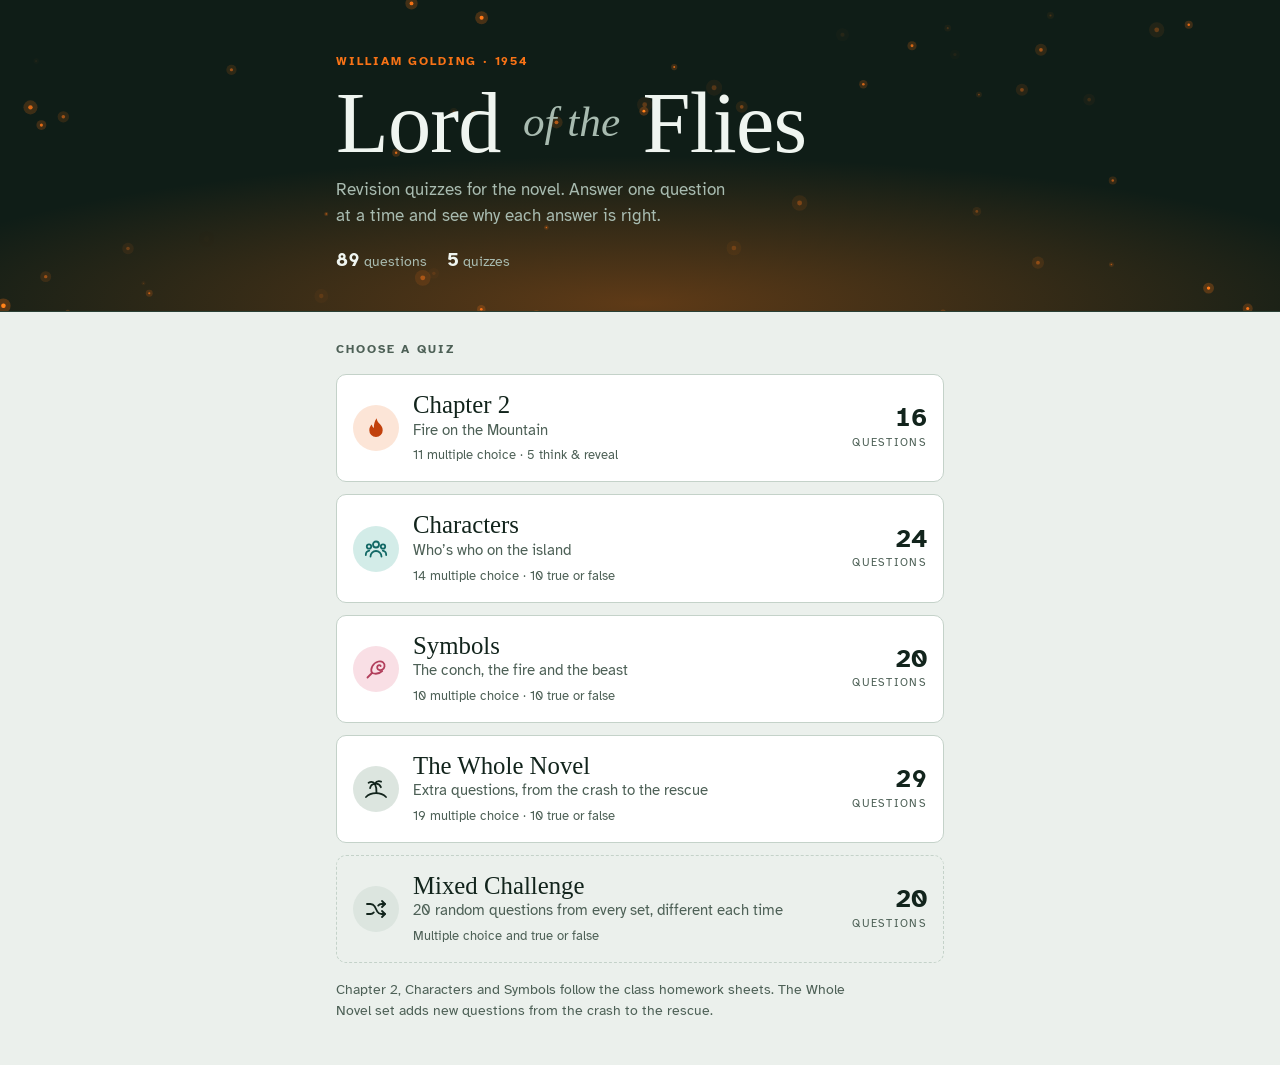
<file: index.html>
<!DOCTYPE html>
<html lang="en">
<head>
<meta charset="utf-8">
<meta name="viewport" content="width=device-width, initial-scale=1, viewport-fit=cover">
<title>Lord of the Flies Quiz</title>
<link rel="preconnect" href="https://fonts.googleapis.com">
<link rel="preconnect" href="https://fonts.gstatic.com" crossorigin>
<link rel="stylesheet" href="https://fonts.googleapis.com/css2?family=Atkinson+Hyperlegible:ital,wght@0,400;0,700;1,400&family=IM+Fell+English:ital@0;1&display=swap">
<style>
/* Layout: one pocket-width column (max 640px). Home is a night-time title band lit by rising embers above a stack of quiz sets; a quiz shows one question card at a time with a thumb-reach action bar. */
:root {
  --bg: #EBF0EC;
  --surface: #FFFFFF;
  --surface-2: #DCE5DF;
  --ink: #12241C;
  --muted: #4D6056;
  --line: #C4D2C9;
  --ember: #C2410C;
  --on-ember: #FFFFFF;
  --ember-soft: #FCE5D7;
  --ember-glow: #F97316;
  --glow: rgb(249 115 22 / .34);
  --conch: #B23F5C;
  --conch-soft: #F9DFE5;
  --lagoon: #126865;
  --lagoon-soft: #D3ECE8;
  --good: #1A7342;
  --on-good: #FFFFFF;
  --good-soft: #DBF0E2;
  --bad: #B42318;
  --on-bad: #FFFFFF;
  --bad-soft: #FBE1DD;
  --night: #0F1D17;
  --night-ink: #EFF5F0;
  --night-muted: #A8BBB0;
  --night-line: #2A4035;
  --veil: rgb(235 240 236 / .9);
  --shadow: 0 1px 2px rgb(18 36 28 / .06), 0 12px 28px -8px rgb(18 36 28 / .16);
  --font-display: "IM Fell English", "Iowan Old Style", "Palatino Linotype", Palatino, Georgia, serif;
  --font-body: "Atkinson Hyperlegible", -apple-system, BlinkMacSystemFont, "Segoe UI", Roboto, "Helvetica Neue", Arial, sans-serif;
}
@media (prefers-color-scheme: dark) {
  :root:not([data-theme="light"]) {
    --bg: #0C1712; --surface: #13221B; --surface-2: #1B2E25; --ink: #E6EEE8; --muted: #9FB3A8; --line: #294035;
    --ember: #FF8048; --on-ember: #1E0C04; --ember-soft: #3A1E12; --ember-glow: #FF8A4C; --glow: rgb(255 128 72 / .3);
    --conch: #F49AAF; --conch-soft: #3A1E27; --lagoon: #5CC6BF; --lagoon-soft: #12322F;
    --good: #55C98A; --on-good: #06190E; --good-soft: #123222; --bad: #FF8273; --on-bad: #230705; --bad-soft: #3A1916;
    --night: #08110D; --night-ink: #EFF5F0; --night-muted: #A3B6AB; --night-line: #22362C;
    --veil: rgb(12 23 18 / .88);
    --shadow: 0 1px 2px rgb(0 0 0 / .4), 0 12px 28px -8px rgb(0 0 0 / .5);
    color-scheme: dark;
  }
}
:root[data-theme="dark"] {
  --bg: #0C1712; --surface: #13221B; --surface-2: #1B2E25; --ink: #E6EEE8; --muted: #9FB3A8; --line: #294035;
  --ember: #FF8048; --on-ember: #1E0C04; --ember-soft: #3A1E12; --ember-glow: #FF8A4C; --glow: rgb(255 128 72 / .3);
  --conch: #F49AAF; --conch-soft: #3A1E27; --lagoon: #5CC6BF; --lagoon-soft: #12322F;
  --good: #55C98A; --on-good: #06190E; --good-soft: #123222; --bad: #FF8273; --on-bad: #230705; --bad-soft: #3A1916;
  --night: #08110D; --night-ink: #EFF5F0; --night-muted: #A3B6AB; --night-line: #22362C;
  --veil: rgb(12 23 18 / .88);
  --shadow: 0 1px 2px rgb(0 0 0 / .4), 0 12px 28px -8px rgb(0 0 0 / .5);
  color-scheme: dark;
}

*, *::before, *::after { box-sizing: border-box; }
html, body { margin: 0; }
[hidden] { display: none !important; }
img { max-width: 100%; }
html { -webkit-text-size-adjust: 100%; text-size-adjust: 100%; }
body {
  background: var(--bg);
  color: var(--ink);
  font-family: var(--font-body);
  font-size: 1.0625rem;
  line-height: 1.5;
  -webkit-tap-highlight-color: transparent;
}
body::before {
  content: "";
  position: fixed;
  inset: 0 0 auto;
  height: env(safe-area-inset-top, 0px);
  z-index: 40;
  background: var(--bg);
}
body[data-view="home"]::before { background: var(--night); }
h1, h2, h3, p { margin: 0; }
button { font: inherit; color: inherit; -webkit-appearance: none; appearance: none; }
svg { display: block; }
:focus-visible { outline: 3px solid var(--ember); outline-offset: 2px; }
.wrap {
  width: 100%;
  max-width: 640px;
  margin-inline: auto;
  padding-left: max(16px, env(safe-area-inset-left, 0px));
  padding-right: max(16px, env(safe-area-inset-right, 0px));
}
.sr { position: absolute; width: 1px; height: 1px; overflow: hidden; clip: rect(0 0 0 0); white-space: nowrap; }

/* ---------- Home ---------- */
.hero {
  position: relative;
  overflow: hidden;
  background: var(--night);
  color: var(--night-ink);
  border-bottom: 1px solid var(--night-line);
}
.hero::after {
  content: "";
  position: absolute;
  left: -10%;
  right: -10%;
  bottom: -45%;
  height: 95%;
  background: radial-gradient(closest-side, var(--glow), transparent);
  pointer-events: none;
  z-index: 0;
}
.embers { position: absolute; inset: 0; width: 100%; height: 100%; z-index: 1; pointer-events: none; }
.hero-inner { position: relative; z-index: 2; padding-block: 52px 36px; display: grid; gap: 14px; }
.eyebrow {
  font-size: .75rem;
  font-weight: 700;
  letter-spacing: .16em;
  text-transform: uppercase;
  color: var(--ember-glow);
}
.hero-title {
  font-family: var(--font-display);
  font-weight: 400;
  font-size: clamp(3.1rem, 15vw, 5.4rem);
  line-height: .92;
  letter-spacing: -.01em;
  text-wrap: balance;
}
.hero-title em {
  font-style: italic;
  font-size: .5em;
  color: var(--night-muted);
  letter-spacing: 0;
  vertical-align: .38em;
  margin-inline: .04em;
}
.lead { max-width: 36ch; color: var(--night-muted); }
.hero-stats {
  list-style: none;
  margin: 4px 0 0;
  padding: 0;
  display: flex;
  flex-wrap: wrap;
  gap: 6px 20px;
  font-size: .9rem;
  color: var(--night-muted);
}
.hero-stats strong {
  color: var(--night-ink);
  font-size: 1.2rem;
  font-variant-numeric: tabular-nums;
  margin-right: 4px;
}
.hero-inner > * { animation: rise .6s cubic-bezier(.2, .8, .2, 1) backwards; animation-delay: calc(var(--i, 0) * 70ms); }

.home-main { padding-block: 28px 44px; display: grid; gap: 16px; }
.section-label {
  font-size: .75rem;
  font-weight: 700;
  letter-spacing: .16em;
  text-transform: uppercase;
  color: var(--muted);
}
.set-list { display: grid; gap: 12px; }
.set {
  display: flex;
  align-items: center;
  gap: 14px;
  width: 100%;
  padding: 16px;
  text-align: left;
  background: var(--surface);
  border: 1px solid var(--line);
  border-radius: 10px;
  cursor: pointer;
  touch-action: manipulation;
  transition: border-color .2s, box-shadow .2s, transform .12s;
  animation: rise .5s cubic-bezier(.2, .8, .2, 1) backwards;
  animation-delay: calc(120ms + var(--i, 0) * 60ms);
}
@media (hover: hover) { .set:hover { border-color: var(--ember); box-shadow: var(--shadow); } }
.set:active { transform: scale(.985); }
.set-mixed { background: transparent; border-style: dashed; }
.set-icon {
  flex: none;
  width: 46px;
  height: 46px;
  border-radius: 50%;
  display: grid;
  place-items: center;
}
.set-icon svg { width: 24px; height: 24px; }
.tone-ember .set-icon { background: var(--ember-soft); color: var(--ember); }
.tone-lagoon .set-icon { background: var(--lagoon-soft); color: var(--lagoon); }
.tone-conch .set-icon { background: var(--conch-soft); color: var(--conch); }
.tone-ink .set-icon { background: var(--surface-2); color: var(--ink); }
.set-body { flex: 1 1 auto; min-width: 0; display: grid; gap: 2px; }
.set-title { font-family: var(--font-display); font-size: 1.55rem; line-height: 1.1; }
.set-sub { color: var(--muted); font-size: .95rem; line-height: 1.3; }
.set-meta { color: var(--muted); font-size: .8rem; margin-top: 4px; }
.set-side { flex: none; display: grid; justify-items: end; gap: 4px; text-align: right; }
.set-count { font-size: 1.6rem; font-weight: 700; line-height: 1; font-variant-numeric: tabular-nums; }
.set-count-label { font-size: .68rem; letter-spacing: .12em; text-transform: uppercase; color: var(--muted); }
.best {
  margin-top: 4px;
  padding: 3px 8px;
  border-radius: 999px;
  background: var(--good-soft);
  color: var(--good);
  font-size: .75rem;
  font-weight: 700;
  white-space: nowrap;
}
.footnote { font-size: .875rem; color: var(--muted); max-width: 60ch; }

/* ---------- Quiz ---------- */
.quiz-top {
  position: sticky;
  top: env(safe-area-inset-top, 0px);
  z-index: 30;
  background: var(--veil);
  -webkit-backdrop-filter: blur(12px);
  backdrop-filter: blur(12px);
  border-bottom: 1px solid var(--line);
}
.quiz-top-inner {
  display: grid;
  grid-template-columns: auto minmax(0, 1fr) auto;
  align-items: center;
  gap: 10px;
  padding-block: 8px;
}
.btn-exit {
  display: inline-flex;
  align-items: center;
  gap: 2px;
  min-height: 44px;
  padding: 0 12px 0 6px;
  border: 1px solid var(--line);
  border-radius: 10px;
  background: var(--surface);
  font-weight: 700;
  font-size: .9rem;
  cursor: pointer;
  touch-action: manipulation;
  transition: background-color .2s, color .2s, border-color .2s;
}
.btn-exit svg { width: 20px; height: 20px; }
.btn-exit.armed { background: var(--bad); border-color: var(--bad); color: var(--on-bad); }
.quiz-title {
  font-family: var(--font-display);
  font-size: 1.3rem;
  text-align: center;
  white-space: nowrap;
  overflow: hidden;
  text-overflow: ellipsis;
}
.score-pill {
  display: inline-flex;
  align-items: center;
  gap: 4px;
  min-height: 44px;
  padding: 0 5px;
  border-radius: 999px;
  background: var(--surface);
  border: 1px solid var(--line);
  font-weight: 700;
  font-variant-numeric: tabular-nums;
}
.score-pill .score, .score-pill .streak {
  display: inline-flex;
  align-items: center;
  gap: 4px;
  padding: 5px 9px;
  border-radius: 999px;
}
.score-pill .score svg { width: 16px; height: 16px; color: var(--good); }
.streak { background: var(--ember-soft); color: var(--ember); }
.streak svg { width: 15px; height: 15px; transform-origin: 50% 85%; animation: flicker 1s ease-in-out infinite; }
.progress { height: 5px; background: var(--surface-2); }
.progress-fill {
  height: 100%;
  width: 0;
  background: linear-gradient(90deg, var(--ember), var(--ember-glow));
  box-shadow: 0 0 10px var(--glow);
  border-radius: 0 4px 4px 0;
  transition: width .5s cubic-bezier(.2, .8, .2, 1);
}

.quiz-main { padding-block: 18px calc(116px + env(safe-area-inset-bottom, 0px)); }
.qcard {
  background: var(--surface);
  border: 1px solid var(--line);
  border-radius: 14px;
  box-shadow: var(--shadow);
  padding: 18px;
}
.qmeta { display: flex; justify-content: space-between; align-items: baseline; gap: 12px; margin-bottom: 12px; }
.qtype { font-size: .72rem; font-weight: 700; letter-spacing: .14em; text-transform: uppercase; color: var(--ember); }
.qnum { font-size: .85rem; color: var(--muted); font-variant-numeric: tabular-nums; white-space: nowrap; }
.qfrom { font-size: .85rem; color: var(--muted); margin: -6px 0 10px; }
.qtext { font-size: clamp(1.2rem, 4.8vw, 1.45rem); line-height: 1.3; font-weight: 700; text-wrap: balance; margin-bottom: 16px; }

.opts { display: grid; gap: 10px; }
.opt {
  display: flex;
  align-items: center;
  gap: 12px;
  width: 100%;
  min-height: 56px;
  padding: 10px 14px 10px 10px;
  text-align: left;
  line-height: 1.35;
  background: var(--bg);
  border: 2px solid var(--line);
  border-radius: 12px;
  cursor: pointer;
  touch-action: manipulation;
  transition: background-color .2s, border-color .2s, opacity .3s, transform .12s;
}
@media (hover: hover) { .opt:not([aria-disabled]):hover { border-color: var(--ember); } }
.opt:not([aria-disabled]):active { transform: scale(.985); }
.opt[aria-disabled] { cursor: default; }
.opt-key {
  flex: none;
  width: 36px;
  height: 36px;
  border-radius: 50%;
  display: grid;
  place-items: center;
  background: var(--surface);
  border: 1px solid var(--line);
  font-weight: 700;
  font-size: .95rem;
  transition: background-color .2s, color .2s, border-color .2s;
}
.opt-key svg { width: 18px; height: 18px; }
.opt-text { min-width: 0; }
.opts-tf { grid-template-columns: 1fr 1fr; }
.opts-tf .opt {
  flex-direction: column;
  justify-content: center;
  text-align: center;
  min-height: 108px;
  padding: 14px;
  gap: 8px;
  font-weight: 700;
  font-size: 1.15rem;
}
.opts-tf .opt-key { width: 44px; height: 44px; }
.opts-tf .opt-key svg { width: 22px; height: 22px; }
.opts-tf .opt:first-child .opt-key { color: var(--good); }
.opts-tf .opt:last-child .opt-key { color: var(--bad); }
.opts .opt.is-correct { background: var(--good-soft); border-color: var(--good); }
.opts .opt.is-correct .opt-key { background: var(--good); border-color: var(--good); color: var(--on-good); }
.opts .opt.is-wrong { background: var(--bad-soft); border-color: var(--bad); }
.opts .opt.is-wrong .opt-key { background: var(--bad); border-color: var(--bad); color: var(--on-bad); }
.opts .opt.is-dim { opacity: .45; }

.feedback {
  margin-top: 14px;
  padding: 14px 16px;
  border-radius: 12px;
  display: grid;
  gap: 6px;
  scroll-margin-top: 90px;
  scroll-margin-bottom: calc(124px + env(safe-area-inset-bottom, 0px));
}
.feedback.good { background: var(--good-soft); }
.feedback.bad { background: var(--bad-soft); }
.feedback.neutral { background: var(--surface-2); }
.feedback-title { display: flex; align-items: center; gap: 8px; font-weight: 700; font-size: 1.05rem; }
.feedback.good .feedback-title { color: var(--good); }
.feedback.bad .feedback-title { color: var(--bad); }
.fb-icon svg { width: 20px; height: 20px; }

.flip {
  display: block;
  width: 100%;
  padding: 0;
  border: 0;
  background: none;
  text-align: left;
  cursor: pointer;
  perspective: 1400px;
  border-radius: 12px;
  touch-action: manipulation;
}
.flip-inner {
  display: grid;
  transform-style: preserve-3d;
  transition: transform .7s cubic-bezier(.3, .7, .2, 1);
}
.flip.is-flipped .flip-inner { transform: rotateY(180deg); }
.face {
  grid-area: 1 / 1;
  -webkit-backface-visibility: hidden;
  backface-visibility: hidden;
  border-radius: 12px;
  padding: 22px 18px;
  min-height: 210px;
  display: grid;
  align-content: center;
  gap: 12px;
}
.face-front { background: var(--night); color: var(--night-ink); transform: rotateY(0deg); }
.face-back { background: var(--ember-soft); color: var(--ink); border: 2px solid var(--ember); transform: rotateY(180deg); }
.face-q { display: block; font-size: clamp(1.2rem, 4.8vw, 1.45rem); line-height: 1.3; font-weight: 700; text-wrap: balance; }
.face-hint { display: inline-flex; align-items: center; gap: 8px; font-size: .9rem; color: var(--night-muted); }
.face-hint svg { width: 18px; height: 18px; flex: none; }
.face-label { display: block; font-size: .72rem; font-weight: 700; letter-spacing: .14em; text-transform: uppercase; color: var(--ember); }
.face-a { display: block; font-size: 1.15rem; line-height: 1.45; }
.face-small { display: block; font-size: .85rem; color: var(--muted); }

.actionbar {
  position: fixed;
  left: 0;
  right: 0;
  bottom: 0;
  z-index: 30;
  background: var(--veil);
  -webkit-backdrop-filter: blur(12px);
  backdrop-filter: blur(12px);
  border-top: 1px solid var(--line);
  padding-bottom: env(safe-area-inset-bottom, 0px);
}
.actionbar-inner { display: flex; gap: 10px; padding-block: 12px; }
.btn {
  flex: 1 1 0;
  min-width: 0;
  min-height: 52px;
  padding: 0 16px;
  border-radius: 12px;
  border: 1px solid transparent;
  font-weight: 700;
  font-size: 1.05rem;
  display: inline-flex;
  align-items: center;
  justify-content: center;
  gap: 8px;
  cursor: pointer;
  touch-action: manipulation;
  transition: background-color .2s, color .2s, transform .12s;
}
.btn:active { transform: scale(.98); }
.btn-icon svg { width: 20px; height: 20px; }
.btn-primary { background: var(--ember); color: var(--on-ember); }
.btn-primary[aria-disabled="true"] { background: var(--surface-2); color: var(--muted); cursor: default; transform: none; }
.btn-secondary { background: var(--surface); color: var(--ink); border-color: var(--line); }
.btn-good { background: var(--good); color: var(--on-good); }

/* ---------- Results ---------- */
.results { padding-block: 28px 48px; display: grid; gap: 30px; }
.res-head { display: grid; justify-items: center; text-align: center; gap: 12px; }
.res-kicker { font-size: .75rem; font-weight: 700; letter-spacing: .16em; text-transform: uppercase; color: var(--ember); }
.ring-wrap { position: relative; width: min(220px, 62vw); max-width: 100%; aspect-ratio: 1; }
.ring { width: 100%; height: 100%; }
.ring-track { fill: none; stroke: var(--surface-2); stroke-width: 10; }
.ring-fill { fill: none; stroke: var(--ember); stroke-width: 10; stroke-linecap: round; transition: stroke-dashoffset 1.3s cubic-bezier(.2, .8, .2, 1); }
.ring-center { position: absolute; inset: 0; display: grid; place-content: center; justify-items: center; }
.ring-pct { font-family: var(--font-display); font-size: clamp(3rem, 13vw, 4rem); line-height: 1; font-variant-numeric: tabular-nums; }
.ring-pct small { font-size: .45em; }
.ring-label { font-size: .75rem; color: var(--muted); letter-spacing: .14em; text-transform: uppercase; }
.res-score { font-weight: 700; font-size: 1.15rem; font-variant-numeric: tabular-nums; }
.res-msg { color: var(--muted); max-width: 34ch; text-wrap: balance; }
.res-chips { display: flex; flex-wrap: wrap; justify-content: center; gap: 8px; }
.tag {
  display: inline-flex;
  align-items: center;
  gap: 6px;
  padding: 6px 12px;
  border-radius: 999px;
  font-size: .85rem;
  font-weight: 700;
  background: var(--surface);
  border: 1px solid var(--line);
}
.tag svg { width: 15px; height: 15px; }
.tag-best { background: var(--good-soft); border-color: transparent; color: var(--good); }
.tag-streak { background: var(--ember-soft); border-color: transparent; color: var(--ember); }
.res-actions { display: flex; gap: 10px; width: 100%; max-width: 440px; margin-top: 6px; }

.review-wrap { display: grid; gap: 14px; }
.review-head { display: flex; flex-wrap: wrap; align-items: center; justify-content: space-between; gap: 10px; }
.review-title { font-family: var(--font-display); font-size: 1.7rem; font-weight: 400; }
.chips { display: flex; gap: 8px; }
.chip {
  min-height: 40px;
  padding: 0 14px;
  border-radius: 999px;
  border: 1px solid var(--line);
  background: var(--surface);
  font-weight: 700;
  font-size: .9rem;
  cursor: pointer;
  touch-action: manipulation;
  font-variant-numeric: tabular-nums;
}
.chip[aria-pressed="true"] { background: var(--ink); color: var(--bg); border-color: var(--ink); }
.review { display: grid; gap: 10px; }
.rv {
  background: var(--surface);
  border: 1px solid var(--line);
  border-radius: 12px;
  padding: 14px 16px;
  display: grid;
  gap: 10px;
}
.rv-head { display: grid; grid-template-columns: 26px minmax(0, 1fr); gap: 10px; align-items: start; }
.rv-mark { width: 26px; height: 26px; border-radius: 50%; display: grid; place-items: center; }
.rv-mark svg { width: 15px; height: 15px; }
.rv.ok .rv-mark { background: var(--good-soft); color: var(--good); }
.rv.miss .rv-mark { background: var(--bad-soft); color: var(--bad); }
.rv-q { font-weight: 700; line-height: 1.35; }
.rv-n { color: var(--muted); font-variant-numeric: tabular-nums; }
.rv-body { display: grid; gap: 6px; padding-left: 36px; font-size: .95rem; }
.rv-line { display: grid; grid-template-columns: 7.2em minmax(0, 1fr); gap: 8px; }
.rv-label { color: var(--muted); font-size: .75rem; text-transform: uppercase; letter-spacing: .08em; padding-top: .2em; }
.rv-val.wrong { color: var(--bad); }
.rv-val.right { color: var(--good); font-weight: 700; }
.rv-why { color: var(--muted); font-size: .9rem; }
.empty { color: var(--muted); }
@media (max-width: 380px) {
  .rv-line { grid-template-columns: 1fr; gap: 0; }
  .rv-body { padding-left: 0; }
}

/* ---------- Effects ---------- */
#fx { position: fixed; inset: 0; pointer-events: none; z-index: 60; overflow: hidden; }
.spark {
  position: absolute;
  width: 7px;
  height: 7px;
  margin: -3.5px 0 0 -3.5px;
  border-radius: 50%;
  background: var(--ember-glow);
  box-shadow: 0 0 10px 2px var(--glow);
}
.spark.alt { background: var(--good); }
@keyframes rise { from { opacity: 0; transform: translateY(14px); } to { opacity: 1; transform: none; } }
@keyframes flicker { 0%, 100% { transform: scale(1) rotate(-3deg); } 50% { transform: scale(1.15) rotate(3deg); } }
@media (prefers-reduced-motion: reduce) {
  *, *::before, *::after {
    animation-duration: .01ms !important;
    animation-delay: 0s !important;
    animation-iteration-count: 1 !important;
    transition-duration: .01ms !important;
    scroll-behavior: auto !important;
  }
}
</style>
</head>
<body>

<div id="app">
  <section id="view-home" class="view">
    <header class="hero">
      <canvas class="embers" aria-hidden="true"></canvas>
      <div class="wrap hero-inner">
        <p class="eyebrow" style="--i:0">William Golding · 1954</p>
        <h1 class="hero-title" style="--i:1">Lord <em>of the</em> Flies</h1>
        <p class="lead" style="--i:2">Revision quizzes for the novel. Answer one question at a time and see why each answer is right.</p>
        <ul class="hero-stats" style="--i:3">
          <li><strong id="stat-questions">89</strong>questions</li>
          <li><strong id="stat-sets">5</strong>quizzes</li>
        </ul>
      </div>
    </header>
    <main class="wrap home-main">
      <h2 class="section-label">Choose a quiz</h2>
      <div class="set-list" id="set-list"></div>
      <p class="footnote">Chapter 2, Characters and Symbols follow the class homework sheets. The Whole Novel set adds new questions from the crash to the rescue.</p>
    </main>
  </section>

  <section id="view-quiz" class="view" hidden>
    <div class="quiz-top">
      <div class="wrap quiz-top-inner">
        <button type="button" class="btn-exit" id="btn-exit">
          <svg viewBox="0 0 24 24" aria-hidden="true" fill="none" stroke="currentColor" stroke-width="2.2" stroke-linecap="round" stroke-linejoin="round"><path d="M15 5l-7 7 7 7"/></svg>
          <span id="exit-label">Exit</span>
        </button>
        <p class="quiz-title" id="quiz-title">Quiz</p>
        <div class="score-pill" id="score-pill">
          <span class="streak" id="streak" hidden>
            <svg viewBox="0 0 24 24" aria-hidden="true"><path fill="currentColor" d="M12.6 2.2c.3 2.6 1.6 4.1 3 5.6 1.5 1.6 3.1 3.3 3.1 6.4A6.7 6.7 0 0 1 12 21a6.7 6.7 0 0 1-6.7-6.8c0-2.5 1.1-4.2 2.6-5.6.1 1.6.8 2.8 2 3.4-.3-3.6 1-7.2 2.7-9.8z"/></svg>
            <span id="streak-num">0</span><span class="sr"> in a row</span>
          </span>
          <span class="score">
            <svg viewBox="0 0 24 24" aria-hidden="true" fill="none" stroke="currentColor" stroke-width="2.8" stroke-linecap="round" stroke-linejoin="round"><path d="m5 12.5 4.5 4.5L19 7.5"/></svg>
            <span id="score-num">0</span><span class="sr"> correct</span>
          </span>
        </div>
      </div>
      <div class="progress" id="progress" role="progressbar" aria-label="Quiz progress" aria-valuemin="0" aria-valuemax="1" aria-valuenow="0">
        <div class="progress-fill" id="progress-fill"></div>
      </div>
    </div>
    <main class="wrap quiz-main">
      <article class="qcard" id="qcard"></article>
    </main>
    <div class="actionbar">
      <div class="wrap actionbar-inner" id="actionbar-inner"></div>
    </div>
  </section>

  <section id="view-results" class="view" hidden>
    <main class="wrap results">
      <div class="res-head">
        <p class="res-kicker" id="res-set">Quiz</p>
        <div class="ring-wrap">
          <svg class="ring" viewBox="0 0 120 120" aria-hidden="true">
            <circle class="ring-track" cx="60" cy="60" r="52"/>
            <circle class="ring-fill" id="ring-fill" cx="60" cy="60" r="52" transform="rotate(-90 60 60)"/>
          </svg>
          <div class="ring-center">
            <span class="ring-pct"><span id="ring-num">0</span><small>%</small></span>
            <span class="ring-label">Score</span>
          </div>
        </div>
        <p class="res-score" id="res-score"></p>
        <p class="res-msg" id="res-msg"></p>
        <div class="res-chips" id="res-chips"></div>
        <div class="res-actions">
          <button type="button" class="btn btn-secondary" id="btn-home">All quizzes</button>
          <button type="button" class="btn btn-primary" id="btn-again">Try again</button>
        </div>
      </div>
      <section class="review-wrap" aria-labelledby="review-title">
        <div class="review-head">
          <h2 class="review-title" id="review-title">Your answers</h2>
          <div class="chips" role="group" aria-label="Filter answers">
            <button type="button" class="chip" id="chip-all" aria-pressed="true">All</button>
            <button type="button" class="chip" id="chip-missed" aria-pressed="false">Missed</button>
          </div>
        </div>
        <div class="review" id="review-list"></div>
      </section>
    </main>
  </section>
</div>
<div id="fx" aria-hidden="true"></div>

<script>
(() => {
  "use strict";

  /* ---------------- Question bank ---------------- */
  const SETS = [
    {
      id: "chapter-2", title: "Chapter 2", sub: "Fire on the Mountain", tone: "ember", icon: "flame",
      qs: [
        { t: "mc", q: "Who gets to speak at a meeting?", o: ["Whoever raises his hand", "Whoever steps forward into the circle", "Whoever Ralph picks to speak", "Whoever is holding the conch"], a: 3, e: "The boys agree that only the person holding the conch may speak." },
        { t: "mc", q: "What frightening thing does the boy with a dark birthmark on his face say he saw at night?", o: ["An enemy warplane", "A ghost", "A beastie", "A nastie"], a: 2, e: "He tells the assembly he saw a “beastie”, a snake-like thing in the woods at night." },
        { t: "mc", q: "What does Ralph say is the most important thing to do?", o: ["Keep a signal fire going so they can be rescued", "Hunt", "Keep a cooking fire going for food and warmth", "Make a full list of who is there"], a: 0, e: "Ralph wants smoke on the mountain so that a passing ship will see them." },
        { t: "mc", q: "What do they use to light a fire?", o: ["A piece of glass that washed up on shore", "Flint", "Piggy’s glasses", "The sundial that Piggy makes"], a: 2, e: "The lenses of Piggy’s glasses focus sunlight onto dry wood." },
        { t: "mc", q: "What happens to the boy with the mulberry birthmark when a whole patch of trees catches on fire?", o: ["He gets burned helping to put out the fire.", "He declares himself chief.", "He disappears and likely has died.", "He gets lost and cries until the older boys find him."], a: 2, e: "After the fire spreads, Piggy notices the boy is missing. He was probably killed in the fire." },
        { t: "mc", q: "Who introduces the idea of a beast on the island?", o: ["Piggy", "Simon", "A little boy", "Roger"], a: 2, e: "A littlun, the boy with the birthmark, is the first to talk about a beast." },
        { t: "mc", q: "What animal does Jack say they need an army to hunt for?", o: ["Mountain lions", "Wolves", "Pigs", "Bears"], a: 2, e: "Jack wants an army of hunters to go after the island’s wild pigs." },
        { t: "mc", q: "How does Ralph start the fire?", o: ["With some salvaged jet fuel", "Rubbing two sticks together", "With the only dry match that he has", "With reflections from Piggy’s glasses"], a: 3, e: "Ralph moves Piggy’s lenses until they focus the sunlight on a piece of rotten wood." },
        { t: "mc", q: "Why does Ralph want them all to build a huge fire?", o: ["To keep warm", "To cook a huge carcass", "To scare off predators", "To signal passing ships"], a: 3, e: "A big fire makes smoke that ships can see from far away." },
        { t: "mc", q: "What does one of the younger boys say he saw that frightened him?", o: ["A “beastie”, perhaps a large snake", "A dead body in the jungle", "Bear tracks", "The remains of a fire and bones"], a: 0, e: "The littlun describes a snake-like beastie that came in the dark." },
        { t: "mc", q: "What object determines who can speak, when that object is held?", o: ["A bear claw", "A flat rock", "A conch shell", "An engraved “speaking stick”"], a: 2, e: "Holding the conch gives a boy the right to speak at an assembly." },
        { t: "open", q: "What does Ralph use to call the boys to the meeting?", r: "He blows the conch shell. Its loud note calls everyone to the platform." },
        { t: "open", q: "What does the little boy with the mulberry-colored birthmark say about the beast?", r: "He says a snake-like “beastie” came in the dark and wanted to eat him. In the morning it seemed to turn into the creepers hanging in the trees." },
        { t: "open", q: "Why is the signal fire important to the boys?", r: "It is their best hope of rescue. Smoke on the mountain could be seen by a passing ship." },
        { t: "open", q: "What happens to the little boy with the birthmark?", r: "He goes missing after the fire spreads out of control. Nobody sees him again, so he probably died in the fire." },
        { t: "open", q: "How do the boys start the fire?", r: "They use Piggy’s glasses to focus sunlight onto dry wood until it catches fire." }
      ]
    },
    {
      id: "characters", title: "Characters", sub: "Who’s who on the island", tone: "lagoon", icon: "people",
      qs: [
        { t: "mc", q: "What is Roger like?", o: ["Quiet, kind, and sensitive", "Prone to hysterics", "Particularly cruel and sadistic", "Unusually methodical and detail oriented"], a: 2, e: "Roger enjoys hurting others. Early on he throws stones near the littluns, and later he kills Piggy." },
        { t: "mc", q: "What is “Samneric”?", o: ["An expression Piggy uses to describe sitting on a sandy log", "A large red boulder that the kids are impressed with", "The password that Jack’s tribe members call out when approaching their camp at night", "The nickname for the twin boys Sam and Eric"], a: 3, e: "Sam and Eric are twins who do everything together, so the boys join their names." },
        { t: "mc", q: "What are Piggy’s chief characteristics?", o: ["Whiney, intelligent, innovative", "Strong and a good leader", "Spacey, difficult to understand, rude", "Eloquent, cagey, impressive"], a: 0, e: "Piggy complains a lot, but he is the cleverest boy and full of practical ideas." },
        { t: "mc", q: "Which boy has a “civilizing instinct”?", o: ["Ralph", "Simon", "Piggy", "Jack"], a: 0, e: "Ralph keeps trying to hold meetings, build shelters and keep the fire going." },
        { t: "mc", q: "What does Jack represent?", o: ["Order, civilization, productive leadership", "Spiritual goodness", "Savagery, violence, desire for power", "Childish curiosity and a sense of wonder"], a: 2, e: "Jack chooses hunting and power over rules and rescue." },
        { t: "mc", q: "What does Simon represent?", o: ["Order, civilization, productive leadership", "Savagery, violence, desire for power", "Dissent and the rebellious spirit", "Spiritual goodness"], a: 3, e: "Simon is kind, helps the littluns and understands the truth about the beast." },
        { t: "mc", q: "What does Ralph represent?", o: ["Spiritual goodness", "Order, civilization, productive leadership", "Savagery, violence, desire for power", "The innocence of childhood"], a: 1, e: "Ralph stands for rules, order and responsible leadership." },
        { t: "mc", q: "What does Simon realize about the beast?", o: ["That it’s not a real beast; it’s the savagery within each person", "That it can be pacified by making sacrifices to it", "That it’s a real beast that comes in from the sea every night", "That it’s a curable form of madness"], a: 0, e: "Simon understands that the beast is the evil inside every person." },
        { t: "mc", q: "What happens as Jack becomes more and more savage?", o: ["He starts to feel great remorse for his actions.", "He becomes better at controlling the other boys.", "He forgets how to speak in a human language.", "He loses the ability to control his tribe."], a: 1, e: "Jack uses fear of the beast, feasts and punishments to control his tribe more tightly." },
        { t: "mc", q: "Who rescues the boys at the end of the novel?", o: ["A naval officer", "A police officer", "A military doctor", "An island hunter"], a: 0, e: "A British naval officer lands on the beach after his ship sees the smoke." },
        { t: "mc", q: "Who are the Littluns?", o: ["The older hunters", "The younger boys", "The island soldiers", "The naval officers"], a: 1, e: "The littluns are the youngest boys on the island, around six years old." },
        { t: "mc", q: "Who is one of Jack’s most violent followers?", o: ["Sam", "Eric", "Roger", "Piggy"], a: 2, e: "Roger is the boy who rolls the rock that kills Piggy." },
        { t: "mc", q: "What does Simon’s death represent?", o: ["Loss of innocence", "Rise of civilization", "Victory of democracy", "Return of the adults"], a: 0, e: "The boys kill a gentle, innocent boy, which shows how far they have fallen." },
        { t: "mc", q: "Who is the leader of the hunters?", o: ["Jack", "Ralph", "Piggy", "Simon"], a: 0, e: "Jack leads the hunters from the start, beginning with his choir." },
        { t: "tf", q: "The naval officer rescues the boys at the end of the novel.", a: true, e: "A naval officer finds the boys on the beach." },
        { t: "tf", q: "Sam and Eric are twin brothers.", a: true, e: "The twins are so close that the boys call them Samneric." },
        { t: "tf", q: "Simon believes that the beast is only an external animal.", a: false, e: "Simon believes the beast is inside the boys themselves." },
        { t: "tf", q: "Simon understands that the real beast exists within human beings.", a: true, e: "This is Simon’s key discovery about the beast." },
        { t: "tf", q: "Roger represents cruelty and uncontrolled violence.", a: true, e: "Roger grows from throwing stones to killing Piggy." },
        { t: "tf", q: "Piggy’s death symbolizes the rise of civilization.", a: false, e: "Piggy’s death marks the end of reason and order on the island." },
        { t: "tf", q: "Jack represents savagery, violence, and the desire for power.", a: true, e: "Jack gives up rules for hunting, face paint and ruling by fear." },
        { t: "tf", q: "Piggy represents intelligence, rationality, and civilization.", a: true, e: "Piggy is the voice of reason, science and common sense." },
        { t: "tf", q: "Ralph’s main goal is to maintain the signal fire and seek rescue.", a: true, e: "Ralph keeps returning to the signal fire as the boys’ way home." },
        { t: "tf", q: "Ralph represents savagery and uncontrolled violence.", a: false, e: "Ralph represents order and civilization. Jack represents savagery." }
      ]
    },
    {
      id: "symbols", title: "Symbols", sub: "The conch, the fire and the beast", tone: "conch", icon: "conch",
      qs: [
        { t: "mc", q: "What do Piggy’s glasses represent?", o: ["The power of the scientific and the rational", "Order and stability", "The potential energy of a system", "A longing for home and family"], a: 0, e: "Piggy’s glasses stand for science and reason. They are also the boys’ only way to make fire." },
        { t: "mc", q: "What is the major symbol of order and civilization in the novel?", o: ["Hunting", "The conch", "The beach", "Piggy’s glasses"], a: 1, e: "The conch calls the assemblies and decides who may speak." },
        { t: "mc", q: "The conch shell, when first introduced, immediately represents …", o: ["Democratic power", "Communication and order", "Natural beauty", "The boys’ connection to the adult world"], a: 1, e: "Its first job is to call the scattered boys together into an assembly. It grows into a sign of democratic power once only the holder may speak." },
        { t: "mc", q: "What does the breaking of Piggy’s glasses symbolize?", o: ["The beginning of cooperation", "The final severing of Ralph and Jack’s friendship", "The total loss of all hope for rescue", "The triumph of savagery over intellect and reason"], a: 3, e: "When Jack breaks a lens, and later steals the glasses, violence wins over reason." },
        { t: "mc", q: "What does the beast symbolize?", o: ["Fear", "Rescue", "Destruction", "Power"], a: 0, e: "The beast stands for the boys’ fear, and for the savage instinct inside them." },
        { t: "mc", q: "What does the island symbolize?", o: ["A paradise or Garden of Eden", "A sanctuary for animals", "A landing strip for planes", "Savagery"], a: 0, e: "At first the island seems a perfect paradise, which the boys slowly ruin." },
        { t: "mc", q: "What does the conch shell symbolize?", o: ["Fear and violence", "Civilization and order", "Savagery and power", "Death and corruption"], a: 1, e: "The conch is the main symbol of rules, order and democracy." },
        { t: "mc", q: "What does the signal fire mainly symbolize?", o: ["Hope and rescue", "Fear and violence", "Power and control", "Savagery and death"], a: 0, e: "While the fire burns, the boys still hope to go home." },
        { t: "mc", q: "What do masks and camouflage symbolize?", o: ["Loss of identity", "Growth of friendship", "Return to civilization", "Desire for rescue"], a: 0, e: "Behind a mask the boys stop being themselves and lose their sense of shame." },
        { t: "mc", q: "What does face paint mainly symbolize?", o: ["Civilization and reason", "Intelligence and knowledge", "Descent into savagery", "Hope and rescue"], a: 2, e: "The more the boys paint their faces, the more savage they become." },
        { t: "tf", q: "The conch shell symbolizes civilization, order, and democracy.", a: true, e: "Whoever holds the conch may speak, like a small parliament." },
        { t: "tf", q: "The signal fire symbolizes hope and the possibility of rescue.", a: true, e: "The fire is the boys’ link to the outside world." },
        { t: "tf", q: "Face paint helps the boys maintain their civilized identities.", a: false, e: "Face paint hides who they are and frees them to act savagely." },
        { t: "tf", q: "The Lord of the Flies symbolizes goodness and innocence.", a: false, e: "The pig’s head stands for evil and the savage instinct inside people." },
        { t: "tf", q: "Simon understands that the real beast is within the boys themselves.", a: true, e: "Simon sees that the beast is part of every person." },
        { t: "tf", q: "Piggy’s glasses symbolize intelligence, reason, and scientific knowledge.", a: true, e: "The glasses link Piggy’s clear thinking to the power of science." },
        { t: "tf", q: "Face paint symbolizes the boys’ descent into savagery.", a: true, e: "Painted faces mark the hunters’ move away from civilization." },
        { t: "tf", q: "The boys use Piggy’s glasses to produce fire.", a: true, e: "The lenses focus sunlight to light the fire." },
        { t: "tf", q: "The island can be viewed as a representation of human society.", a: true, e: "The island works like a small model of the wider world." },
        { t: "tf", q: "The boys sometimes neglect the signal fire because they become focused on hunting.", a: true, e: "In Chapter 4 the fire goes out while the hunters chase a pig, and a ship passes by." }
      ]
    },
    {
      id: "novel", title: "The Whole Novel", sub: "Extra questions, from the crash to the rescue", tone: "ink", icon: "island",
      qs: [
        { t: "mc", q: "Who wrote Lord of the Flies?", o: ["George Orwell", "William Golding", "Aldous Huxley", "J. R. R. Tolkien"], a: 1, e: "William Golding published the novel in 1954. He won the Nobel Prize in Literature in 1983." },
        { t: "mc", q: "How do the boys end up on the island?", o: ["Their ship sinks in a storm", "Their plane crashes while they are being evacuated during a war", "Their school sends them on a camping trip", "They get lost while sailing a small boat"], a: 1, e: "The boys were being flown away from a war when their plane came down on the island." },
        { t: "mc", q: "What is the “scar” at the start of the novel?", o: ["A wound on Ralph’s face", "The path the crashed plane tore through the jungle", "A crack in the rocks at Castle Rock", "A mark left by Jack’s knife"], a: 1, e: "The scar is the long strip of broken jungle left by the crash." },
        { t: "mc", q: "Who is elected chief at the first assembly?", o: ["Jack", "Piggy", "Ralph", "Simon"], a: 2, e: "The boys vote for Ralph, partly because he is the one holding the conch." },
        { t: "mc", q: "Before the crash, Jack was the leader of which group?", o: ["A football team", "A school choir", "A scout troop", "A chess club"], a: 1, e: "Jack marches in at the head of the choir, and the choir becomes his hunters." },
        { t: "mc", q: "What are Piggy’s physical problems?", o: ["He is deaf", "He has a broken arm", "He has asthma and poor eyesight", "He stutters badly"], a: 2, e: "Piggy is overweight, has asthma and can hardly see without his glasses." },
        { t: "mc", q: "What is Piggy’s real name?", o: ["Peter", "Percival", "Philip", "It is never revealed"], a: 3, e: "Golding never tells us Piggy’s real name. Percival is one of the littluns." },
        { t: "mc", q: "Why does the signal fire go out in Chapter 4?", o: ["A storm puts it out", "Piggy falls asleep beside it", "The boys guarding it join Jack’s hunt", "The littluns kick it over"], a: 2, e: "Sam and Eric leave the fire to hunt with Jack, and a ship passes without seeing any smoke." },
        { t: "mc", q: "What do the hunters use to paint their faces?", o: ["Paint from the wrecked plane", "Crushed berries", "Red and white clay and charcoal", "Ink from their school bags"], a: 2, e: "Jack uses clay and charcoal as camouflage so the pigs will not see him." },
        { t: "mc", q: "What is the “beast from the air” that Sam and Eric see on the mountain?", o: ["A giant bird", "A dead parachutist", "A wild boar", "The shadow of the fire"], a: 1, e: "It is the body of a dead pilot. His parachute moves in the wind, so he seems alive." },
        { t: "mc", q: "What is the Lord of the Flies?", o: ["Jack’s nickname", "A pig’s head on a stick", "The conch shell", "The naval officer"], a: 1, e: "The hunters leave a sow’s head on a stick as a gift for the beast. Flies swarm around it." },
        { t: "mc", q: "Who has a vision in which the Lord of the Flies seems to speak to him?", o: ["Ralph", "Simon", "Roger", "Piggy"], a: 1, e: "Alone in the forest, Simon imagines the pig’s head telling him the beast is part of the boys." },
        { t: "mc", q: "How does Simon die?", o: ["He falls from a cliff", "He drowns in the lagoon", "The boys attack him during a wild dance in a storm", "He is caught in the forest fire"], a: 2, e: "Simon comes down from the mountain to tell the truth about the beast, and the frenzied boys mistake him for it." },
        { t: "mc", q: "Where does Jack’s tribe make its camp?", o: ["On the beach", "At Castle Rock", "In Simon’s hidden glade", "On top of the mountain"], a: 1, e: "Castle Rock is a rocky fort at one end of the island." },
        { t: "mc", q: "Why do Jack’s hunters raid Ralph’s camp at night?", o: ["To steal the conch", "To steal Piggy’s glasses", "To capture Ralph", "To steal food"], a: 1, e: "They need the glasses to make fire. They leave the conch behind." },
        { t: "mc", q: "How does Piggy die?", o: ["Jack spears him", "He has a bad asthma attack", "Roger rolls a huge rock onto him", "He drowns while trying to swim"], a: 2, e: "Roger levers a boulder down from Castle Rock. It kills Piggy and smashes the conch." },
        { t: "mc", q: "What finally brings a ship to the island?", o: ["Ralph’s signal fire", "A message in a bottle", "The fire Jack sets to hunt Ralph", "A plane that spots the conch"], a: 2, e: "Jack burns the forest to drive Ralph out, and the smoke draws a passing warship. Destruction, not hope, brings the rescue." },
        { t: "mc", q: "Why does Ralph cry at the end of the novel?", o: ["He is afraid of the officer", "He grieves for lost innocence, human evil and his friend Piggy", "He wants to stay on the island", "He was badly burned by the fire"], a: 1, e: "Ralph finally understands the darkness the boys found in themselves." },
        { t: "mc", q: "What is the main theme of the novel?", o: ["Friendship always wins", "Civilization versus savagery", "The fun of adventure", "Life at a boarding school"], a: 1, e: "Golding shows the struggle between our wish for order and our pull toward violence." },
        { t: "tf", q: "William Golding wrote Lord of the Flies.", a: true, e: "It was his first novel, published in 1954." },
        { t: "tf", q: "Piggy is elected chief at the first meeting.", a: false, e: "The boys elect Ralph. Most of them laugh at Piggy." },
        { t: "tf", q: "Jack led a choir before the plane crash.", a: true, e: "His choir becomes the first group of hunters." },
        { t: "tf", q: "The “beast” on the mountain is really a dead parachutist.", a: true, e: "Simon climbs the mountain and discovers the truth." },
        { t: "tf", q: "Simon is killed by a boulder that Roger pushes.", a: false, e: "That is how Piggy dies. Simon is killed during the dance in the storm." },
        { t: "tf", q: "The conch is smashed at the moment Piggy is killed.", a: true, e: "The same rock destroys both Piggy and the conch." },
        { t: "tf", q: "An airline pilot rescues the boys.", a: false, e: "A naval officer from a warship rescues them." },
        { t: "tf", q: "The pig’s head on a stick is called the Lord of the Flies.", a: true, e: "The name comes from the flies that swarm around it." },
        { t: "tf", q: "Piggy’s real name is revealed at the end of the novel.", a: false, e: "The reader never learns Piggy’s real name." },
        { t: "tf", q: "The smoke that brings the ship comes from the fire Jack set to hunt Ralph.", a: true, e: "This is the novel’s final irony." }
      ]
    }
  ];
  const MIXED = { id: "mixed", title: "Mixed Challenge", sub: "20 random questions from every set, different each time", tone: "ink", icon: "shuffle", size: 20 };
  const ALL_SETS = [...SETS, MIXED];

  const Q = new Map();
  SETS.forEach(set => set.qs.forEach((q, i) => { q.key = set.id + "-" + (i + 1); q.setId = set.id; Q.set(q.key, q); }));

  const TYPE_LABEL = { mc: "Multiple choice", tf: "True or false", open: "Think, then reveal" };
  const LETTERS = ["A", "B", "C", "D", "E"];

  const ICONS = {
    flame: '<svg viewBox="0 0 24 24" aria-hidden="true"><path fill="currentColor" d="M12.6 2.2c.3 2.6 1.6 4.1 3 5.6 1.5 1.6 3.1 3.3 3.1 6.4A6.7 6.7 0 0 1 12 21a6.7 6.7 0 0 1-6.7-6.8c0-2.5 1.1-4.2 2.6-5.6.1 1.6.8 2.8 2 3.4-.3-3.6 1-7.2 2.7-9.8z"/></svg>',
    people: '<svg viewBox="0 0 24 24" aria-hidden="true" fill="none" stroke="currentColor" stroke-width="1.8" stroke-linecap="round"><circle cx="12" cy="7.5" r="3"/><path d="M6.5 19.5c0-3.1 2.5-5.5 5.5-5.5s5.5 2.4 5.5 5.5"/><circle cx="5" cy="9.5" r="2.2"/><path d="M1.8 18c0-2.2 1.4-3.9 3.4-4.3"/><circle cx="19" cy="9.5" r="2.2"/><path d="M22.2 18c0-2.2-1.4-3.9-3.4-4.3"/></svg>',
    conch: '<svg viewBox="0 0 24 24" aria-hidden="true" fill="none" stroke="currentColor" stroke-width="1.8" stroke-linecap="round" stroke-linejoin="round"><path d="M3.5 20.5 8 16"/><path d="M8 16c-2-4 .5-10 6.5-11.5 3.6-.9 6.6 1.6 6 5-.5 2.7-3.1 4.2-5.4 3.4-1.8-.6-2.5-2.6-1.4-4 .8-1 2.4-1 3 .1"/><path d="M8 16c3.2 1.2 7.5.6 10.2-2"/></svg>',
    island: '<svg viewBox="0 0 24 24" aria-hidden="true" fill="none" stroke="currentColor" stroke-width="1.8" stroke-linecap="round" stroke-linejoin="round"><path d="M2 20c2.5-2.6 6-3.8 10-3.8s7.5 1.2 10 3.8"/><path d="M12.5 16.2c.3-3.4-.2-6.6-1.6-9.4"/><path d="M10.9 6.8C9.3 5 6.6 4.6 4.6 5.8"/><path d="M10.9 6.8c1.2-2.1 3.9-3 6.2-2.2"/><path d="M10.9 6.8c2.6-.4 5 1 6 3.4"/><path d="M10.9 6.8c-2.4.1-4.4 1.9-4.8 4.3"/></svg>',
    shuffle: '<svg viewBox="0 0 24 24" aria-hidden="true" fill="none" stroke="currentColor" stroke-width="1.8" stroke-linecap="round" stroke-linejoin="round"><path d="M3 7h3.5c2 0 3.2 1 4.3 2.6l2.4 4.8c1.1 1.6 2.3 2.6 4.3 2.6H21"/><path d="M3 17h3.5c1.5 0 2.5-.6 3.3-1.6"/><path d="M14.2 8.6c.8-1 1.8-1.6 3.3-1.6H21"/><path d="m18 4 3 3-3 3"/><path d="m18 14 3 3-3 3"/></svg>',
    check: '<svg viewBox="0 0 24 24" aria-hidden="true" fill="none" stroke="currentColor" stroke-width="2.8" stroke-linecap="round" stroke-linejoin="round"><path d="m5 12.5 4.5 4.5L19 7.5"/></svg>',
    x: '<svg viewBox="0 0 24 24" aria-hidden="true" fill="none" stroke="currentColor" stroke-width="2.8" stroke-linecap="round"><path d="M6.5 6.5l11 11M17.5 6.5l-11 11"/></svg>',
    next: '<svg viewBox="0 0 24 24" aria-hidden="true" fill="none" stroke="currentColor" stroke-width="2.2" stroke-linecap="round" stroke-linejoin="round"><path d="M5 12h14M13 6l6 6-6 6"/></svg>',
    flip: '<svg viewBox="0 0 24 24" aria-hidden="true" fill="none" stroke="currentColor" stroke-width="2" stroke-linecap="round" stroke-linejoin="round"><path d="M4 12a8 8 0 0 1 13.7-5.6L20 8.5"/><path d="M20 4v4.5h-4.5"/><path d="M20 12a8 8 0 0 1-13.7 5.6L4 15.5"/><path d="M4 20v-4.5h4.5"/></svg>',
    retry: '<svg viewBox="0 0 24 24" aria-hidden="true" fill="none" stroke="currentColor" stroke-width="2" stroke-linecap="round" stroke-linejoin="round"><path d="M4 12a8 8 0 1 0 2.4-5.7L4 8.5"/><path d="M4 4v4.5h4.5"/></svg>'
  };

  /* ---------------- Helpers ---------------- */
  const reduceMotion = window.matchMedia("(prefers-reduced-motion: reduce)").matches;
  const $ = (s, r = document) => r.querySelector(s);
  const $$ = (s, r = document) => Array.from(r.querySelectorAll(s));

  function h(tag, props, ...kids) {
    const el = document.createElement(tag);
    if (props) {
      for (const [k, v] of Object.entries(props)) {
        if (v == null || v === false) continue;
        if (k === "class") el.className = v;
        else if (k === "text") el.textContent = v;
        else if (k === "html") el.innerHTML = v;
        else if (k.startsWith("on") && typeof v === "function") el.addEventListener(k.slice(2), v);
        else el.setAttribute(k, v === true ? "" : String(v));
      }
    }
    for (const kid of kids.flat()) {
      if (kid == null || kid === false) continue;
      el.append(kid.nodeType ? kid : document.createTextNode(String(kid)));
    }
    return el;
  }

  function shuffle(arr) {
    for (let i = arr.length - 1; i > 0; i--) {
      const j = Math.floor(Math.random() * (i + 1));
      [arr[i], arr[j]] = [arr[j], arr[i]];
    }
    return arr;
  }

  const STORE_KEY = "lotf-quiz-best-v1";
  function loadBest() {
    try { return JSON.parse(localStorage.getItem(STORE_KEY) || "{}") || {}; } catch (e) { return {}; }
  }
  function saveBest(obj) {
    try { localStorage.setItem(STORE_KEY, JSON.stringify(obj)); } catch (e) { /* storage unavailable */ }
  }

  const getSet = id => ALL_SETS.find(s => s.id === id);

  /* ---------------- State ---------------- */
  const state = {
    v: 1, view: "home", setId: null, order: [], index: 0,
    score: 0, streak: 0, bestStreak: 0, answers: [],
    answered: false, revealed: false, result: null, filter: "all"
  };
  const currentQ = () => Q.get(state.order[state.index]);
  let busy = false;

  /* ---------------- Ember canvas ---------------- */
  function Embers(canvas) {
    const ctx = canvas.getContext("2d");
    let w = 0, hgt = 0, parts = [], raf = 0, running = false, color = "#F97316";
    const target = () => Math.max(18, Math.min(70, Math.round(w / 7)));
    function readColor() {
      const c = getComputedStyle(document.documentElement).getPropertyValue("--ember-glow").trim();
      if (c) color = c;
    }
    function spawn(anywhere) {
      const max = 160 + Math.random() * 260;
      return {
        x: Math.random() * w,
        y: anywhere ? Math.random() * hgt : hgt + 8,
        r: .6 + Math.random() * 1.9,
        vy: .25 + Math.random() * .8,
        sway: .3 + Math.random() * .7,
        ph: Math.random() * 6.28,
        life: anywhere ? Math.random() * max : 0,
        max
      };
    }
    function resize() {
      const r = canvas.getBoundingClientRect();
      const dpr = Math.min(2, window.devicePixelRatio || 1);
      w = r.width; hgt = r.height;
      canvas.width = Math.max(1, Math.round(w * dpr));
      canvas.height = Math.max(1, Math.round(hgt * dpr));
      ctx.setTransform(dpr, 0, 0, dpr, 0, 0);
      const n = target();
      while (parts.length < n) parts.push(spawn(true));
      parts.length = n;
      if (!running) draw(false);
    }
    function draw(step) {
      ctx.clearRect(0, 0, w, hgt);
      ctx.globalCompositeOperation = "lighter";
      ctx.fillStyle = color;
      for (const p of parts) {
        if (step) {
          p.life++;
          p.y -= p.vy;
          p.x += Math.sin(p.life / 40 + p.ph) * p.sway * .4;
        }
        const t = p.life / p.max;
        const a = Math.max(0, t < .15 ? t / .15 : 1 - (t - .15) / .85) * .9;
        ctx.globalAlpha = a * .3;
        ctx.beginPath(); ctx.arc(p.x, p.y, p.r * 3.2, 0, 6.283); ctx.fill();
        ctx.globalAlpha = a;
        ctx.beginPath(); ctx.arc(p.x, p.y, p.r, 0, 6.283); ctx.fill();
        if (step && (p.life >= p.max || p.y < -12)) Object.assign(p, spawn(false));
      }
      ctx.globalAlpha = 1;
      ctx.globalCompositeOperation = "source-over";
    }
    function loop() {
      if (!running) return;
      draw(true);
      raf = requestAnimationFrame(loop);
    }
    return {
      start() {
        readColor();
        resize();
        if (reduceMotion || running) return;
        running = true;
        raf = requestAnimationFrame(loop);
      },
      stop() { running = false; cancelAnimationFrame(raf); },
      resize,
      readColor
    };
  }
  const embers = Embers($(".embers"));

  /* ---------------- Effects ---------------- */
  function burstFrom(el, n) {
    if (reduceMotion || !el) return;
    const r = el.getBoundingClientRect();
    const fx = $("#fx");
    for (let i = 0; i < n; i++) {
      const s = document.createElement("span");
      s.className = "spark" + (i % 4 === 0 ? " alt" : "");
      s.style.left = (r.left + r.width / 2 + (Math.random() - .5) * r.width * .6) + "px";
      s.style.top = (r.top + r.height / 2) + "px";
      fx.appendChild(s);
      const ang = -Math.PI / 2 + (Math.random() - .5) * Math.PI * 1.4;
      const dist = 40 + Math.random() * 80;
      const anim = s.animate(
        [{ transform: "translate(0, 0) scale(1)", opacity: 1 },
         { transform: `translate(${Math.cos(ang) * dist}px, ${Math.sin(ang) * dist}px) scale(.3)`, opacity: 0 }],
        { duration: 650 + Math.random() * 450, easing: "cubic-bezier(.15, .7, .3, 1)" }
      );
      anim.onfinish = () => s.remove();
    }
  }
  function shake(el) {
    if (reduceMotion || !el) return;
    el.animate(
      [{ transform: "translateX(0)" }, { transform: "translateX(-7px)" }, { transform: "translateX(6px)" },
       { transform: "translateX(-4px)" }, { transform: "translateX(2px)" }, { transform: "translateX(0)" }],
      { duration: 400, easing: "ease-out" }
    );
  }
  function enterAnim(card) {
    if (reduceMotion) return;
    card.animate([{ opacity: 0, transform: "translateX(28px)" }, { opacity: 1, transform: "none" }],
      { duration: 300, easing: "cubic-bezier(.2, .8, .2, 1)" });
    $$(".opt", card).forEach((o, i) => o.animate(
      [{ opacity: 0, transform: "translateY(10px)" }, { opacity: 1, transform: "none" }],
      { duration: 280, delay: 90 + i * 60, easing: "cubic-bezier(.2, .8, .2, 1)", fill: "backwards" }
    ));
  }
  function countUp(el, to, ms) {
    if (reduceMotion) { el.textContent = String(to); return; }
    const t0 = performance.now();
    const step = t => {
      const k = Math.min(1, (t - t0) / ms);
      el.textContent = String(Math.round(to * (1 - Math.pow(1 - k, 3))));
      if (k < 1) requestAnimationFrame(step);
    };
    requestAnimationFrame(step);
  }

  /* ---------------- Views ---------------- */
  function show(view) {
    state.view = view;
    document.body.dataset.view = view;
    for (const v of ["home", "quiz", "results"]) $("#view-" + v).hidden = v !== view;
    resetExit();
    window.scrollTo(0, 0);
    if (view === "home") { renderHome(); embers.start(); }
    else embers.stop();
  }

  function renderHome() {
    const best = loadBest();
    $("#stat-questions").textContent = String(Q.size);
    $("#stat-sets").textContent = String(ALL_SETS.length);
    $("#set-list").replaceChildren(...ALL_SETS.map((set, i) => {
      let count, meta;
      if (set.qs) {
        count = set.qs.length;
        const n = t => set.qs.filter(q => q.t === t).length;
        meta = [["mc", "multiple choice"], ["tf", "true or false"], ["open", "think & reveal"]]
          .filter(([t]) => n(t) > 0).map(([t, label]) => n(t) + " " + label).join(" · ");
      } else {
        count = set.size;
        meta = "Multiple choice and true or false";
      }
      const b = best[set.id];
      return h("button", { type: "button", class: "set tone-" + set.tone + (set.qs ? "" : " set-mixed"), style: "--i:" + i, onclick: () => startQuiz(set.id) },
        h("span", { class: "set-icon", html: ICONS[set.icon] }),
        h("span", { class: "set-body" },
          h("span", { class: "set-title", text: set.title }),
          h("span", { class: "set-sub", text: set.sub }),
          h("span", { class: "set-meta", text: meta })
        ),
        h("span", { class: "set-side" },
          h("span", { class: "set-count", text: String(count) }),
          h("span", { class: "set-count-label", text: "questions" }),
          b ? h("span", { class: "best", text: "Best " + b.pct + "%" }) : null
        )
      );
    }));
  }

  function startQuiz(id) {
    const set = getSet(id);
    if (!set) return;
    const order = set.qs
      ? set.qs.map(q => q.key)
      : shuffle([...Q.values()].filter(q => q.t !== "open").map(q => q.key)).slice(0, set.size);
    Object.assign(state, {
      setId: id, order, index: 0, score: 0, streak: 0, bestStreak: 0,
      answers: [], answered: false, revealed: false, result: null, filter: "all"
    });
    show("quiz");
    $("#quiz-title").textContent = set.title;
    renderQuestion(true);
  }

  function buildCard(q) {
    const nodes = [
      h("div", { class: "qmeta" },
        h("span", { class: "qtype", text: TYPE_LABEL[q.t] }),
        h("span", { class: "qnum", text: `Question ${state.index + 1} of ${state.order.length}` })
      )
    ];
    if (state.setId === "mixed") nodes.push(h("p", { class: "qfrom", text: "From: " + getSet(q.setId).title }));

    if (q.t === "open") {
      const flip = h("button", {
        type: "button", class: "flip", "aria-label": "Flip the card to see the answer",
        onclick: () => {
          if (!state.revealed) reveal();
          else flip.classList.toggle("is-flipped");
        }
      },
        h("span", { class: "flip-inner" },
          h("span", { class: "face face-front" },
            h("span", { class: "face-q", text: q.q }),
            h("span", { class: "face-hint" }, h("span", { html: ICONS.flip }), "Answer in your head, then tap to flip")
          ),
          h("span", { class: "face face-back" },
            h("span", { class: "face-label", text: "Answer" }),
            h("span", { class: "face-a", text: q.r }),
            h("span", { class: "face-small", text: q.q })
          )
        )
      );
      nodes.push(flip);
    } else {
      nodes.push(h("h2", { class: "qtext", id: "qtext", text: q.q }));
      const opts = q.t === "mc"
        ? q.o.map((label, i) => ({ label, value: i, key: h("span", { class: "opt-key", text: LETTERS[i] }) }))
        : [true, false].map(v => ({ label: v ? "True" : "False", value: v, key: h("span", { class: "opt-key", html: v ? ICONS.check : ICONS.x }) }));
      nodes.push(h("div", { class: "opts" + (q.t === "tf" ? " opts-tf" : ""), role: "group", "aria-labelledby": "qtext" },
        opts.map(o => h("button", { type: "button", class: "opt", onclick: e => choose(o.value, e.currentTarget) },
          o.key,
          h("span", { class: "opt-text", text: o.label })
        ))
      ));
    }
    nodes.push(h("div", { class: "feedback-slot", id: "feedback-slot", "aria-live": "polite" }));
    return nodes;
  }

  async function renderQuestion(first) {
    const q = currentQ();
    const card = $("#qcard");
    if (first || reduceMotion) {
      card.replaceChildren(...buildCard(q));
      if (!reduceMotion) enterAnim(card);
    } else {
      busy = true;
      const out = card.animate([{ opacity: 1, transform: "none" }, { opacity: 0, transform: "translateX(-28px)" }],
        { duration: 170, easing: "ease-in", fill: "forwards" });
      try { await out.finished; } catch (e) { /* cancelled */ }
      card.replaceChildren(...buildCard(q));
      out.cancel();
      enterAnim(card);
      busy = false;
    }
    updateTop(false);
    renderActions();
  }

  function updateTop(animate) {
    const total = state.order.length;
    const done = state.index + (state.answered ? 1 : 0);
    $("#progress-fill").style.width = (total ? done / total * 100 : 0) + "%";
    const pb = $("#progress");
    pb.setAttribute("aria-valuemax", String(total));
    pb.setAttribute("aria-valuenow", String(done));
    const sn = $("#score-num");
    if (sn.textContent !== String(state.score)) {
      sn.textContent = String(state.score);
      if (animate && !reduceMotion) $("#score-pill").animate(
        [{ transform: "scale(1)" }, { transform: "scale(1.12)" }, { transform: "scale(1)" }],
        { duration: 320, easing: "ease-out" });
    }
    $("#streak").hidden = state.streak < 2;
    $("#streak-num").textContent = String(state.streak);
  }

  function renderActions() {
    const q = currentQ();
    const last = state.index === state.order.length - 1;
    let kids;
    if (q.t === "open" && !state.answered) {
      kids = state.revealed
        ? [
            h("button", { type: "button", class: "btn btn-secondary", onclick: () => selfCheck(false) }, "Not yet"),
            h("button", { type: "button", class: "btn btn-good", onclick: () => selfCheck(true) }, h("span", { class: "btn-icon", html: ICONS.check }), "I got it")
          ]
        : [h("button", { type: "button", class: "btn btn-primary", onclick: reveal }, h("span", { class: "btn-icon", html: ICONS.flip }), "Show answer")];
    } else if (state.answered) {
      kids = [h("button", { type: "button", class: "btn btn-primary", id: "btn-next", onclick: next },
        last ? "See my score" : "Next question", h("span", { class: "btn-icon", html: ICONS.next }))];
    } else {
      kids = [h("button", { type: "button", class: "btn btn-primary", "aria-disabled": "true" },
        q.t === "tf" ? "Choose True or False" : "Choose an answer")];
    }
    $("#actionbar-inner").replaceChildren(...kids);
  }

  function record(ok, pick) {
    state.answers[state.index] = { key: state.order[state.index], ok, pick };
    state.answered = true;
    if (ok) {
      state.score++;
      state.streak++;
      state.bestStreak = Math.max(state.bestStreak, state.streak);
    } else {
      state.streak = 0;
    }
    updateTop(true);
    renderActions();
    const nb = $("#btn-next");
    if (nb) {
      if (!reduceMotion) nb.animate([{ transform: "translateY(8px)", opacity: .3 }, { transform: "none", opacity: 1 }],
        { duration: 260, easing: "cubic-bezier(.2, .8, .2, 1)" });
      try { nb.focus({ preventScroll: true }); } catch (e) { /* ignore */ }
    }
  }

  function choose(value, btn) {
    if (state.answered || busy || state.view !== "quiz") return;
    const q = currentQ();
    if (q.t === "open") return;
    const ok = value === q.a;
    paint(q, value, true);
    record(ok, value);
    if (ok) burstFrom(btn, 16); else shake(btn);
  }

  function paint(q, pick, animate) {
    $$("#qcard .opt").forEach((b, i) => {
      const val = q.t === "mc" ? i : i === 0;
      b.setAttribute("aria-disabled", "true");
      b.tabIndex = -1;
      const key = $(".opt-key", b);
      if (val === q.a) {
        b.classList.add("is-correct");
        if (q.t === "mc") key.innerHTML = ICONS.check;
      } else if (val === pick) {
        b.classList.add("is-wrong");
        if (q.t === "mc") key.innerHTML = ICONS.x;
      } else {
        b.classList.add("is-dim");
      }
    });
    const ok = pick === q.a;
    const right = q.t === "mc" ? `${LETTERS[q.a]}. ${q.o[q.a]}` : (q.a ? "True" : "False");
    showFeedback(h("div", { class: "feedback " + (ok ? "good" : "bad") },
      h("p", { class: "feedback-title" }, h("span", { class: "fb-icon", html: ok ? ICONS.check : ICONS.x }), ok ? "Correct" : "Not quite"),
      ok ? null : h("p", null, "The answer is ", h("strong", { text: right })),
      q.e ? h("p", { text: q.e }) : null
    ), animate);
  }

  function showFeedback(fb, animate) {
    $("#feedback-slot").replaceChildren(fb);
    if (!animate) return;
    if (!reduceMotion) fb.animate([{ opacity: 0, transform: "translateY(-6px)" }, { opacity: 1, transform: "none" }],
      { duration: 260, easing: "cubic-bezier(.2, .8, .2, 1)" });
    requestAnimationFrame(() => {
      try { fb.scrollIntoView({ block: "nearest", behavior: reduceMotion ? "auto" : "smooth" }); } catch (e) { /* ignore */ }
    });
  }

  function reveal() {
    if (state.revealed || state.view !== "quiz") return;
    state.revealed = true;
    const flip = $("#qcard .flip");
    if (flip) {
      flip.classList.add("is-flipped");
      flip.setAttribute("aria-label", "Flip the card to see the question again");
    }
    renderActions();
  }

  function paintOpen(knew, animate) {
    showFeedback(h("div", { class: "feedback " + (knew ? "good" : "neutral") },
      h("p", { class: "feedback-title" }, h("span", { class: "fb-icon", html: knew ? ICONS.check : ICONS.retry }), knew ? "Counted as correct" : "Saved for review"),
      h("p", { text: knew ? "Keep this answer in mind for your test." : "You will see it again in your answers list at the end." })
    ), animate);
  }

  function selfCheck(knew) {
    if (state.answered || state.view !== "quiz") return;
    paintOpen(knew, true);
    record(knew, knew);
    if (knew) burstFrom($("#qcard .flip"), 14);
  }

  function next() {
    if (busy || !state.answered || state.view !== "quiz") return;
    if (state.index >= state.order.length - 1) { finish(); return; }
    state.index++;
    state.answered = false;
    state.revealed = false;
    window.scrollTo({ top: 0, behavior: reduceMotion ? "auto" : "smooth" });
    renderQuestion(false);
  }

  function message(p) {
    if (p === 100) return "Perfect score. Every answer was correct.";
    if (p >= 85) return "Excellent. You know this part of the novel well.";
    if (p >= 65) return "Good work. Look over the questions you missed.";
    if (p >= 40) return "A fair start. Read the explanations, then try again.";
    return "Keep going. Review the answers below and try once more.";
  }

  function finish() {
    const total = state.order.length;
    const pct = Math.round(state.score / total * 100);
    const best = loadBest();
    const prev = best[state.setId];
    const newBest = !prev || pct > prev.pct;
    if (newBest) { best[state.setId] = { pct, score: state.score, total }; saveBest(best); }
    state.result = { pct, newBest, prevPct: prev ? prev.pct : null };
    state.filter = "all";
    show("results");
    renderResults(true);
  }

  function renderResults(animate) {
    const set = getSet(state.setId);
    const total = state.order.length;
    const { pct, newBest, prevPct } = state.result;
    $("#res-set").textContent = set.title;
    $("#res-score").textContent = `${state.score} of ${total} correct`;
    $("#res-msg").textContent = message(pct);

    const chips = [];
    if (newBest && prevPct != null) chips.push(h("span", { class: "tag tag-best" }, h("span", { html: ICONS.check }), `New best (was ${prevPct}%)`));
    else if (!newBest) chips.push(h("span", { class: "tag" }, `Your best: ${prevPct}%`));
    if (state.bestStreak >= 3) chips.push(h("span", { class: "tag tag-streak" }, h("span", { html: ICONS.flame }), `${state.bestStreak} in a row`));
    $("#res-chips").replaceChildren(...chips);

    const C = 2 * Math.PI * 52;
    const fill = $("#ring-fill");
    fill.style.strokeDasharray = C.toFixed(2);
    const target = (C * (1 - pct / 100)).toFixed(2);
    if (animate && !reduceMotion) {
      fill.style.transition = "none";
      fill.style.strokeDashoffset = C.toFixed(2);
      fill.getBoundingClientRect();
      fill.style.transition = "";
      requestAnimationFrame(() => requestAnimationFrame(() => { fill.style.strokeDashoffset = target; }));
      countUp($("#ring-num"), pct, 1300);
      if (pct >= 70) {
        setTimeout(() => burstFrom($(".ring-wrap"), 22), 900);
        setTimeout(() => burstFrom($(".ring-wrap"), 16), 1250);
      }
    } else {
      fill.style.strokeDashoffset = target;
      $("#ring-num").textContent = String(pct);
    }

    const missed = state.answers.filter(a => a && !a.ok).length;
    $("#chip-all").textContent = `All ${total}`;
    $("#chip-missed").textContent = `Missed ${missed}`;
    renderReview();
  }

  function renderReview() {
    $("#chip-all").setAttribute("aria-pressed", String(state.filter === "all"));
    $("#chip-missed").setAttribute("aria-pressed", String(state.filter === "missed"));
    const items = state.order
      .map((key, i) => ({ q: Q.get(key), a: state.answers[i], n: i + 1 }))
      .filter(x => state.filter === "all" || !(x.a && x.a.ok));
    const list = $("#review-list");
    if (!items.length) {
      list.replaceChildren(h("p", { class: "empty", text: "Nothing missed. Every answer was correct." }));
      return;
    }
    list.replaceChildren(...items.map(({ q, a, n }) => {
      const ok = !!(a && a.ok);
      let body;
      if (q.t === "open") {
        body = h("div", { class: "rv-body" },
          h("p", { class: "rv-line" }, h("span", { class: "rv-label", text: "You said" }),
            h("span", { class: "rv-val" + (ok ? "" : " wrong"), text: a ? (a.pick ? "I got it" : "Not yet") : "Not answered" })),
          h("p", { class: "rv-line" }, h("span", { class: "rv-label", text: "Answer" }), h("span", { class: "rv-val", text: q.r }))
        );
      } else {
        const fmt = v => q.t === "mc" ? `${LETTERS[v]}. ${q.o[v]}` : (v ? "True" : "False");
        body = h("div", { class: "rv-body" },
          h("p", { class: "rv-line" }, h("span", { class: "rv-label", text: "Your answer" }),
            h("span", { class: "rv-val " + (ok ? "right" : "wrong"), text: a ? fmt(a.pick) : "Not answered" })),
          ok ? null : h("p", { class: "rv-line" }, h("span", { class: "rv-label", text: "Correct" }), h("span", { class: "rv-val right", text: fmt(q.a) })),
          q.e ? h("p", { class: "rv-why", text: q.e }) : null
        );
      }
      return h("article", { class: "rv " + (ok ? "ok" : "miss") },
        h("div", { class: "rv-head" },
          h("span", { class: "rv-mark", html: ok ? ICONS.check : ICONS.x }),
          h("p", { class: "rv-q" }, h("span", { class: "rv-n", text: n + ". " }), q.q)
        ),
        body
      );
    }));
  }

  /* ---------------- Exit (tap twice to leave) ---------------- */
  let exitTimer = 0;
  let exitArmed = false;
  function resetExit() {
    exitArmed = false;
    clearTimeout(exitTimer);
    $("#btn-exit").classList.remove("armed");
    $("#exit-label").textContent = "Exit";
  }
  $("#btn-exit").addEventListener("click", () => {
    const started = state.answers.some(Boolean);
    if (started && !exitArmed) {
      exitArmed = true;
      $("#btn-exit").classList.add("armed");
      $("#exit-label").textContent = "Leave quiz?";
      clearTimeout(exitTimer);
      exitTimer = setTimeout(resetExit, 3000);
      return;
    }
    show("home");
  });

  $("#btn-home").addEventListener("click", () => show("home"));
  $("#btn-again").addEventListener("click", () => startQuiz(state.setId));
  $("#chip-all").addEventListener("click", () => { state.filter = "all"; renderReview(); });
  $("#chip-missed").addEventListener("click", () => { state.filter = "missed"; renderReview(); });

  /* ---------------- Keyboard ---------------- */
  document.addEventListener("keydown", e => {
    if (state.view !== "quiz" || e.metaKey || e.ctrlKey || e.altKey) return;
    const q = currentQ();
    const k = e.key.toLowerCase();
    if (!state.answered) {
      if (q.t === "mc") {
        let i = "1234".indexOf(k);
        if (i < 0) i = "abcd".indexOf(k);
        if (k.length === 1 && i >= 0 && i < q.o.length) { e.preventDefault(); choose(i, $$("#qcard .opt")[i]); }
      } else if (q.t === "tf" && (k === "t" || k === "f")) {
        e.preventDefault();
        choose(k === "t", $$("#qcard .opt")[k === "t" ? 0 : 1]);
      }
    } else if (k === "arrowright" || (k === "enter" && !(document.activeElement && document.activeElement.tagName === "BUTTON"))) {
      e.preventDefault();
      next();
    }
  });

  /* ---------------- Lifecycle ---------------- */
  let rz = 0;
  window.addEventListener("resize", () => {
    cancelAnimationFrame(rz);
    rz = requestAnimationFrame(() => { if (state.view === "home") embers.resize(); });
  });
  document.addEventListener("visibilitychange", () => {
    if (document.hidden) embers.stop();
    else if (state.view === "home") embers.start();
  });
  try {
    window.matchMedia("(prefers-color-scheme: dark)").addEventListener("change", () => embers.readColor());
    new MutationObserver(() => embers.readColor()).observe(document.documentElement, { attributes: true, attributeFilter: ["data-theme"] });
  } catch (e) { /* older browsers */ }

  function restore(data) {
    const s = data && data.state;
    if (!s || s.v !== 1 || !Array.isArray(s.order) || !getSet(s.setId) || !s.order.length || !s.order.every(k => Q.has(k))) return false;
    if (s.view !== "quiz" && !(s.view === "results" && s.result)) return false;
    Object.assign(state, s);
    if (state.view === "quiz") {
      show("quiz");
      $("#quiz-title").textContent = getSet(state.setId).title;
      renderQuestion(true);
      if (state.answered) {
        const q = currentQ();
        const a = state.answers[state.index];
        if (q.t === "open") {
          $("#qcard .flip")?.classList.add("is-flipped");
          paintOpen(!!(a && a.ok), false);
        } else if (a) {
          paint(q, a.pick, false);
        }
      } else if (state.revealed) {
        $("#qcard .flip")?.classList.add("is-flipped");
      }
      renderActions();
    } else {
      show("results");
      renderResults(false);
    }
    return true;
  }

  function start(data) {
    let ok = false;
    try { ok = restore(data || {}); } catch (e) { ok = false; }
    if (!ok) show("home");
  }

  /* ---------------- Visitor counter (Google Apps Script) ---------------- */
  function makeId() {
    try { if (window.crypto && crypto.randomUUID) return crypto.randomUUID(); } catch (e) { /* fall back */ }
    return "v" + Date.now().toString(36) + Math.random().toString(36).slice(2, 10);
  }
  function visitorId() {
    const KEY = "lotf-visitor-id";
    try {
      let id = localStorage.getItem(KEY);
      if (!id) { id = makeId(); localStorage.setItem(KEY, id); }
      return id;
    } catch (e) {
      return makeId();
    }
  }
  function registerVisit() {
    try {
      if (window.google && google.script && google.script.run) {
        google.script.run
          .withFailureHandler(function () { /* counting is best effort */ })
          .registerVisit(visitorId());
      }
    } catch (e) { /* not running on Google Apps Script */ }
  }

  start({});
  registerVisit();
})();
</script>
</body>
</html>
</file>
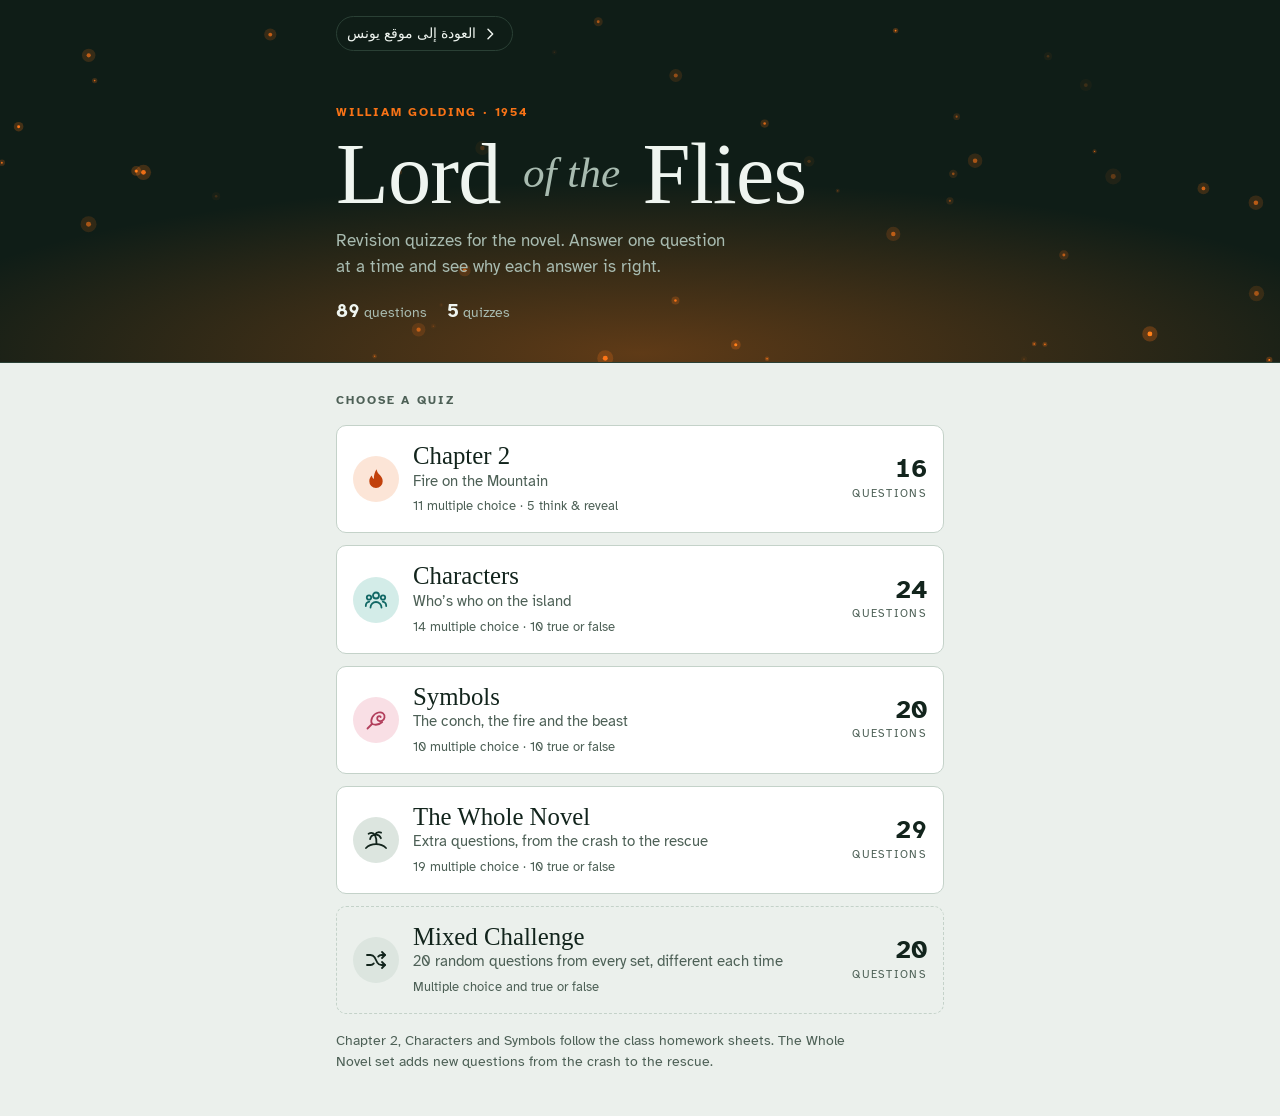
<file: quiz/index.html>
<!DOCTYPE html>
<html lang="en">
<head>
<meta charset="utf-8">
<meta name="viewport" content="width=device-width, initial-scale=1, viewport-fit=cover">
<title>Lord of the Flies Quiz</title>
<meta name="description" content="Free revision quizzes for Lord of the Flies by William Golding: 89 questions with an explanation for every answer.">
<script>
  /* Use the light/dark choice made on the main Younis site, if any */
  try { var t = localStorage.getItem("younis-theme"); if (t === "light" || t === "dark") document.documentElement.setAttribute("data-theme", t); } catch (e) {}
</script>
<link rel="preconnect" href="https://fonts.googleapis.com">
<link rel="preconnect" href="https://fonts.gstatic.com" crossorigin>
<link rel="stylesheet" href="https://fonts.googleapis.com/css2?family=Atkinson+Hyperlegible:ital,wght@0,400;0,700;1,400&family=IM+Fell+English:ital@0;1&display=swap">
<style>
/* Layout: one pocket-width column (max 640px). Home is a night-time title band lit by rising embers above a stack of quiz sets; a quiz shows one question card at a time with a thumb-reach action bar. */
:root {
  --bg: #EBF0EC;
  --surface: #FFFFFF;
  --surface-2: #DCE5DF;
  --ink: #12241C;
  --muted: #4D6056;
  --line: #C4D2C9;
  --ember: #C2410C;
  --on-ember: #FFFFFF;
  --ember-soft: #FCE5D7;
  --ember-glow: #F97316;
  --glow: rgb(249 115 22 / .34);
  --conch: #B23F5C;
  --conch-soft: #F9DFE5;
  --lagoon: #126865;
  --lagoon-soft: #D3ECE8;
  --good: #1A7342;
  --on-good: #FFFFFF;
  --good-soft: #DBF0E2;
  --bad: #B42318;
  --on-bad: #FFFFFF;
  --bad-soft: #FBE1DD;
  --night: #0F1D17;
  --night-ink: #EFF5F0;
  --night-muted: #A8BBB0;
  --night-line: #2A4035;
  --veil: rgb(235 240 236 / .9);
  --shadow: 0 1px 2px rgb(18 36 28 / .06), 0 12px 28px -8px rgb(18 36 28 / .16);
  --font-display: "IM Fell English", "Iowan Old Style", "Palatino Linotype", Palatino, Georgia, serif;
  --font-body: "Atkinson Hyperlegible", -apple-system, BlinkMacSystemFont, "Segoe UI", Roboto, "Helvetica Neue", Arial, sans-serif;
}
@media (prefers-color-scheme: dark) {
  :root:not([data-theme="light"]) {
    --bg: #0C1712; --surface: #13221B; --surface-2: #1B2E25; --ink: #E6EEE8; --muted: #9FB3A8; --line: #294035;
    --ember: #FF8048; --on-ember: #1E0C04; --ember-soft: #3A1E12; --ember-glow: #FF8A4C; --glow: rgb(255 128 72 / .3);
    --conch: #F49AAF; --conch-soft: #3A1E27; --lagoon: #5CC6BF; --lagoon-soft: #12322F;
    --good: #55C98A; --on-good: #06190E; --good-soft: #123222; --bad: #FF8273; --on-bad: #230705; --bad-soft: #3A1916;
    --night: #08110D; --night-ink: #EFF5F0; --night-muted: #A3B6AB; --night-line: #22362C;
    --veil: rgb(12 23 18 / .88);
    --shadow: 0 1px 2px rgb(0 0 0 / .4), 0 12px 28px -8px rgb(0 0 0 / .5);
    color-scheme: dark;
  }
}
:root[data-theme="dark"] {
  --bg: #0C1712; --surface: #13221B; --surface-2: #1B2E25; --ink: #E6EEE8; --muted: #9FB3A8; --line: #294035;
  --ember: #FF8048; --on-ember: #1E0C04; --ember-soft: #3A1E12; --ember-glow: #FF8A4C; --glow: rgb(255 128 72 / .3);
  --conch: #F49AAF; --conch-soft: #3A1E27; --lagoon: #5CC6BF; --lagoon-soft: #12322F;
  --good: #55C98A; --on-good: #06190E; --good-soft: #123222; --bad: #FF8273; --on-bad: #230705; --bad-soft: #3A1916;
  --night: #08110D; --night-ink: #EFF5F0; --night-muted: #A3B6AB; --night-line: #22362C;
  --veil: rgb(12 23 18 / .88);
  --shadow: 0 1px 2px rgb(0 0 0 / .4), 0 12px 28px -8px rgb(0 0 0 / .5);
  color-scheme: dark;
}

*, *::before, *::after { box-sizing: border-box; }
html, body { margin: 0; }
[hidden] { display: none !important; }
img { max-width: 100%; }
html { -webkit-text-size-adjust: 100%; text-size-adjust: 100%; }
body {
  background: var(--bg);
  color: var(--ink);
  font-family: var(--font-body);
  font-size: 1.0625rem;
  line-height: 1.5;
  -webkit-tap-highlight-color: transparent;
}
body::before {
  content: "";
  position: fixed;
  inset: 0 0 auto;
  height: env(safe-area-inset-top, 0px);
  z-index: 40;
  background: var(--bg);
}
body[data-view="home"]::before { background: var(--night); }
h1, h2, h3, p { margin: 0; }
button { font: inherit; color: inherit; -webkit-appearance: none; appearance: none; }
svg { display: block; }
:focus-visible { outline: 3px solid var(--ember); outline-offset: 2px; }
.wrap {
  width: 100%;
  max-width: 640px;
  margin-inline: auto;
  padding-left: max(16px, env(safe-area-inset-left, 0px));
  padding-right: max(16px, env(safe-area-inset-right, 0px));
}
.sr { position: absolute; width: 1px; height: 1px; overflow: hidden; clip: rect(0 0 0 0); white-space: nowrap; }

/* ---------- Home ---------- */
.site-bar { position: relative; z-index: 2; padding-top: 16px; }
.site-link {
  display: inline-flex;
  align-items: center;
  gap: 6px;
  padding: 6px 14px 6px 10px;
  border: 1px solid var(--night-line);
  border-radius: 999px;
  color: var(--night-ink);
  font-size: .875rem;
  text-decoration: none;
  transition: border-color .2s, background-color .2s;
}
.site-link:hover { border-color: var(--night-muted); background: rgb(255 255 255 / .06); }
.site-link svg { width: 16px; height: 16px; flex: none; }
.hero {
  position: relative;
  overflow: hidden;
  background: var(--night);
  color: var(--night-ink);
  border-bottom: 1px solid var(--night-line);
}
.hero::after {
  content: "";
  position: absolute;
  left: -10%;
  right: -10%;
  bottom: -45%;
  height: 95%;
  background: radial-gradient(closest-side, var(--glow), transparent);
  pointer-events: none;
  z-index: 0;
}
.embers { position: absolute; inset: 0; width: 100%; height: 100%; z-index: 1; pointer-events: none; }
.hero-inner { position: relative; z-index: 2; padding-block: 52px 36px; display: grid; gap: 14px; }
.eyebrow {
  font-size: .75rem;
  font-weight: 700;
  letter-spacing: .16em;
  text-transform: uppercase;
  color: var(--ember-glow);
}
.hero-title {
  font-family: var(--font-display);
  font-weight: 400;
  font-size: clamp(3.1rem, 15vw, 5.4rem);
  line-height: .92;
  letter-spacing: -.01em;
  text-wrap: balance;
}
.hero-title em {
  font-style: italic;
  font-size: .5em;
  color: var(--night-muted);
  letter-spacing: 0;
  vertical-align: .38em;
  margin-inline: .04em;
}
.lead { max-width: 36ch; color: var(--night-muted); }
.hero-stats {
  list-style: none;
  margin: 4px 0 0;
  padding: 0;
  display: flex;
  flex-wrap: wrap;
  gap: 6px 20px;
  font-size: .9rem;
  color: var(--night-muted);
}
.hero-stats strong {
  color: var(--night-ink);
  font-size: 1.2rem;
  font-variant-numeric: tabular-nums;
  margin-right: 4px;
}
.hero-inner > * { animation: rise .6s cubic-bezier(.2, .8, .2, 1) backwards; animation-delay: calc(var(--i, 0) * 70ms); }

.home-main { padding-block: 28px 44px; display: grid; gap: 16px; }
.section-label {
  font-size: .75rem;
  font-weight: 700;
  letter-spacing: .16em;
  text-transform: uppercase;
  color: var(--muted);
}
.set-list { display: grid; gap: 12px; }
.set {
  display: flex;
  align-items: center;
  gap: 14px;
  width: 100%;
  padding: 16px;
  text-align: left;
  background: var(--surface);
  border: 1px solid var(--line);
  border-radius: 10px;
  cursor: pointer;
  touch-action: manipulation;
  transition: border-color .2s, box-shadow .2s, transform .12s;
  animation: rise .5s cubic-bezier(.2, .8, .2, 1) backwards;
  animation-delay: calc(120ms + var(--i, 0) * 60ms);
}
@media (hover: hover) { .set:hover { border-color: var(--ember); box-shadow: var(--shadow); } }
.set:active { transform: scale(.985); }
.set-mixed { background: transparent; border-style: dashed; }
.set-icon {
  flex: none;
  width: 46px;
  height: 46px;
  border-radius: 50%;
  display: grid;
  place-items: center;
}
.set-icon svg { width: 24px; height: 24px; }
.tone-ember .set-icon { background: var(--ember-soft); color: var(--ember); }
.tone-lagoon .set-icon { background: var(--lagoon-soft); color: var(--lagoon); }
.tone-conch .set-icon { background: var(--conch-soft); color: var(--conch); }
.tone-ink .set-icon { background: var(--surface-2); color: var(--ink); }
.set-body { flex: 1 1 auto; min-width: 0; display: grid; gap: 2px; }
.set-title { font-family: var(--font-display); font-size: 1.55rem; line-height: 1.1; }
.set-sub { color: var(--muted); font-size: .95rem; line-height: 1.3; }
.set-meta { color: var(--muted); font-size: .8rem; margin-top: 4px; }
.set-side { flex: none; display: grid; justify-items: end; gap: 4px; text-align: right; }
.set-count { font-size: 1.6rem; font-weight: 700; line-height: 1; font-variant-numeric: tabular-nums; }
.set-count-label { font-size: .68rem; letter-spacing: .12em; text-transform: uppercase; color: var(--muted); }
.best {
  margin-top: 4px;
  padding: 3px 8px;
  border-radius: 999px;
  background: var(--good-soft);
  color: var(--good);
  font-size: .75rem;
  font-weight: 700;
  white-space: nowrap;
}
.footnote { font-size: .875rem; color: var(--muted); max-width: 60ch; }

/* ---------- Quiz ---------- */
.quiz-top {
  position: sticky;
  top: env(safe-area-inset-top, 0px);
  z-index: 30;
  background: var(--veil);
  -webkit-backdrop-filter: blur(12px);
  backdrop-filter: blur(12px);
  border-bottom: 1px solid var(--line);
}
.quiz-top-inner {
  display: grid;
  grid-template-columns: auto minmax(0, 1fr) auto;
  align-items: center;
  gap: 10px;
  padding-block: 8px;
}
.btn-exit {
  display: inline-flex;
  align-items: center;
  gap: 2px;
  min-height: 44px;
  padding: 0 12px 0 6px;
  border: 1px solid var(--line);
  border-radius: 10px;
  background: var(--surface);
  font-weight: 700;
  font-size: .9rem;
  cursor: pointer;
  touch-action: manipulation;
  transition: background-color .2s, color .2s, border-color .2s;
}
.btn-exit svg { width: 20px; height: 20px; }
.btn-exit.armed { background: var(--bad); border-color: var(--bad); color: var(--on-bad); }
.quiz-title {
  font-family: var(--font-display);
  font-size: 1.3rem;
  text-align: center;
  white-space: nowrap;
  overflow: hidden;
  text-overflow: ellipsis;
}
.score-pill {
  display: inline-flex;
  align-items: center;
  gap: 4px;
  min-height: 44px;
  padding: 0 5px;
  border-radius: 999px;
  background: var(--surface);
  border: 1px solid var(--line);
  font-weight: 700;
  font-variant-numeric: tabular-nums;
}
.score-pill .score, .score-pill .streak {
  display: inline-flex;
  align-items: center;
  gap: 4px;
  padding: 5px 9px;
  border-radius: 999px;
}
.score-pill .score svg { width: 16px; height: 16px; color: var(--good); }
.streak { background: var(--ember-soft); color: var(--ember); }
.streak svg { width: 15px; height: 15px; transform-origin: 50% 85%; animation: flicker 1s ease-in-out infinite; }
.progress { height: 5px; background: var(--surface-2); }
.progress-fill {
  height: 100%;
  width: 0;
  background: linear-gradient(90deg, var(--ember), var(--ember-glow));
  box-shadow: 0 0 10px var(--glow);
  border-radius: 0 4px 4px 0;
  transition: width .5s cubic-bezier(.2, .8, .2, 1);
}

.quiz-main { padding-block: 18px calc(116px + env(safe-area-inset-bottom, 0px)); }
.qcard {
  background: var(--surface);
  border: 1px solid var(--line);
  border-radius: 14px;
  box-shadow: var(--shadow);
  padding: 18px;
}
.qmeta { display: flex; justify-content: space-between; align-items: baseline; gap: 12px; margin-bottom: 12px; }
.qtype { font-size: .72rem; font-weight: 700; letter-spacing: .14em; text-transform: uppercase; color: var(--ember); }
.qnum { font-size: .85rem; color: var(--muted); font-variant-numeric: tabular-nums; white-space: nowrap; }
.qfrom { font-size: .85rem; color: var(--muted); margin: -6px 0 10px; }
.qtext { font-size: clamp(1.2rem, 4.8vw, 1.45rem); line-height: 1.3; font-weight: 700; text-wrap: balance; margin-bottom: 16px; }

.opts { display: grid; gap: 10px; }
.opt {
  display: flex;
  align-items: center;
  gap: 12px;
  width: 100%;
  min-height: 56px;
  padding: 10px 14px 10px 10px;
  text-align: left;
  line-height: 1.35;
  background: var(--bg);
  border: 2px solid var(--line);
  border-radius: 12px;
  cursor: pointer;
  touch-action: manipulation;
  transition: background-color .2s, border-color .2s, opacity .3s, transform .12s;
}
@media (hover: hover) { .opt:not([aria-disabled]):hover { border-color: var(--ember); } }
.opt:not([aria-disabled]):active { transform: scale(.985); }
.opt[aria-disabled] { cursor: default; }
.opt-key {
  flex: none;
  width: 36px;
  height: 36px;
  border-radius: 50%;
  display: grid;
  place-items: center;
  background: var(--surface);
  border: 1px solid var(--line);
  font-weight: 700;
  font-size: .95rem;
  transition: background-color .2s, color .2s, border-color .2s;
}
.opt-key svg { width: 18px; height: 18px; }
.opt-text { min-width: 0; }
.opts-tf { grid-template-columns: 1fr 1fr; }
.opts-tf .opt {
  flex-direction: column;
  justify-content: center;
  text-align: center;
  min-height: 108px;
  padding: 14px;
  gap: 8px;
  font-weight: 700;
  font-size: 1.15rem;
}
.opts-tf .opt-key { width: 44px; height: 44px; }
.opts-tf .opt-key svg { width: 22px; height: 22px; }
.opts-tf .opt:first-child .opt-key { color: var(--good); }
.opts-tf .opt:last-child .opt-key { color: var(--bad); }
.opts .opt.is-correct { background: var(--good-soft); border-color: var(--good); }
.opts .opt.is-correct .opt-key { background: var(--good); border-color: var(--good); color: var(--on-good); }
.opts .opt.is-wrong { background: var(--bad-soft); border-color: var(--bad); }
.opts .opt.is-wrong .opt-key { background: var(--bad); border-color: var(--bad); color: var(--on-bad); }
.opts .opt.is-dim { opacity: .45; }

.feedback {
  margin-top: 14px;
  padding: 14px 16px;
  border-radius: 12px;
  display: grid;
  gap: 6px;
  scroll-margin-top: 90px;
  scroll-margin-bottom: calc(124px + env(safe-area-inset-bottom, 0px));
}
.feedback.good { background: var(--good-soft); }
.feedback.bad { background: var(--bad-soft); }
.feedback.neutral { background: var(--surface-2); }
.feedback-title { display: flex; align-items: center; gap: 8px; font-weight: 700; font-size: 1.05rem; }
.feedback.good .feedback-title { color: var(--good); }
.feedback.bad .feedback-title { color: var(--bad); }
.fb-icon svg { width: 20px; height: 20px; }

.flip {
  display: block;
  width: 100%;
  padding: 0;
  border: 0;
  background: none;
  text-align: left;
  cursor: pointer;
  perspective: 1400px;
  border-radius: 12px;
  touch-action: manipulation;
}
.flip-inner {
  display: grid;
  transform-style: preserve-3d;
  transition: transform .7s cubic-bezier(.3, .7, .2, 1);
}
.flip.is-flipped .flip-inner { transform: rotateY(180deg); }
.face {
  grid-area: 1 / 1;
  -webkit-backface-visibility: hidden;
  backface-visibility: hidden;
  border-radius: 12px;
  padding: 22px 18px;
  min-height: 210px;
  display: grid;
  align-content: center;
  gap: 12px;
}
.face-front { background: var(--night); color: var(--night-ink); transform: rotateY(0deg); }
.face-back { background: var(--ember-soft); color: var(--ink); border: 2px solid var(--ember); transform: rotateY(180deg); }
.face-q { display: block; font-size: clamp(1.2rem, 4.8vw, 1.45rem); line-height: 1.3; font-weight: 700; text-wrap: balance; }
.face-hint { display: inline-flex; align-items: center; gap: 8px; font-size: .9rem; color: var(--night-muted); }
.face-hint svg { width: 18px; height: 18px; flex: none; }
.face-label { display: block; font-size: .72rem; font-weight: 700; letter-spacing: .14em; text-transform: uppercase; color: var(--ember); }
.face-a { display: block; font-size: 1.15rem; line-height: 1.45; }
.face-small { display: block; font-size: .85rem; color: var(--muted); }

.actionbar {
  position: fixed;
  left: 0;
  right: 0;
  bottom: 0;
  z-index: 30;
  background: var(--veil);
  -webkit-backdrop-filter: blur(12px);
  backdrop-filter: blur(12px);
  border-top: 1px solid var(--line);
  padding-bottom: env(safe-area-inset-bottom, 0px);
}
.actionbar-inner { display: flex; gap: 10px; padding-block: 12px; }
.btn {
  flex: 1 1 0;
  min-width: 0;
  min-height: 52px;
  padding: 0 16px;
  border-radius: 12px;
  border: 1px solid transparent;
  font-weight: 700;
  font-size: 1.05rem;
  display: inline-flex;
  align-items: center;
  justify-content: center;
  gap: 8px;
  cursor: pointer;
  touch-action: manipulation;
  transition: background-color .2s, color .2s, transform .12s;
}
.btn:active { transform: scale(.98); }
.btn-icon svg { width: 20px; height: 20px; }
.btn-primary { background: var(--ember); color: var(--on-ember); }
.btn-primary[aria-disabled="true"] { background: var(--surface-2); color: var(--muted); cursor: default; transform: none; }
.btn-secondary { background: var(--surface); color: var(--ink); border-color: var(--line); }
.btn-good { background: var(--good); color: var(--on-good); }

/* ---------- Results ---------- */
.results { padding-block: 28px 48px; display: grid; gap: 30px; }
.res-head { display: grid; justify-items: center; text-align: center; gap: 12px; }
.res-kicker { font-size: .75rem; font-weight: 700; letter-spacing: .16em; text-transform: uppercase; color: var(--ember); }
.ring-wrap { position: relative; width: min(220px, 62vw); max-width: 100%; aspect-ratio: 1; }
.ring { width: 100%; height: 100%; }
.ring-track { fill: none; stroke: var(--surface-2); stroke-width: 10; }
.ring-fill { fill: none; stroke: var(--ember); stroke-width: 10; stroke-linecap: round; transition: stroke-dashoffset 1.3s cubic-bezier(.2, .8, .2, 1); }
.ring-center { position: absolute; inset: 0; display: grid; place-content: center; justify-items: center; }
.ring-pct { font-family: var(--font-display); font-size: clamp(3rem, 13vw, 4rem); line-height: 1; font-variant-numeric: tabular-nums; }
.ring-pct small { font-size: .45em; }
.ring-label { font-size: .75rem; color: var(--muted); letter-spacing: .14em; text-transform: uppercase; }
.res-score { font-weight: 700; font-size: 1.15rem; font-variant-numeric: tabular-nums; }
.res-msg { color: var(--muted); max-width: 34ch; text-wrap: balance; }
.res-chips { display: flex; flex-wrap: wrap; justify-content: center; gap: 8px; }
.tag {
  display: inline-flex;
  align-items: center;
  gap: 6px;
  padding: 6px 12px;
  border-radius: 999px;
  font-size: .85rem;
  font-weight: 700;
  background: var(--surface);
  border: 1px solid var(--line);
}
.tag svg { width: 15px; height: 15px; }
.tag-best { background: var(--good-soft); border-color: transparent; color: var(--good); }
.tag-streak { background: var(--ember-soft); border-color: transparent; color: var(--ember); }
.res-actions { display: flex; gap: 10px; width: 100%; max-width: 440px; margin-top: 6px; }

.review-wrap { display: grid; gap: 14px; }
.review-head { display: flex; flex-wrap: wrap; align-items: center; justify-content: space-between; gap: 10px; }
.review-title { font-family: var(--font-display); font-size: 1.7rem; font-weight: 400; }
.chips { display: flex; gap: 8px; }
.chip {
  min-height: 40px;
  padding: 0 14px;
  border-radius: 999px;
  border: 1px solid var(--line);
  background: var(--surface);
  font-weight: 700;
  font-size: .9rem;
  cursor: pointer;
  touch-action: manipulation;
  font-variant-numeric: tabular-nums;
}
.chip[aria-pressed="true"] { background: var(--ink); color: var(--bg); border-color: var(--ink); }
.review { display: grid; gap: 10px; }
.rv {
  background: var(--surface);
  border: 1px solid var(--line);
  border-radius: 12px;
  padding: 14px 16px;
  display: grid;
  gap: 10px;
}
.rv-head { display: grid; grid-template-columns: 26px minmax(0, 1fr); gap: 10px; align-items: start; }
.rv-mark { width: 26px; height: 26px; border-radius: 50%; display: grid; place-items: center; }
.rv-mark svg { width: 15px; height: 15px; }
.rv.ok .rv-mark { background: var(--good-soft); color: var(--good); }
.rv.miss .rv-mark { background: var(--bad-soft); color: var(--bad); }
.rv-q { font-weight: 700; line-height: 1.35; }
.rv-n { color: var(--muted); font-variant-numeric: tabular-nums; }
.rv-body { display: grid; gap: 6px; padding-left: 36px; font-size: .95rem; }
.rv-line { display: grid; grid-template-columns: 7.2em minmax(0, 1fr); gap: 8px; }
.rv-label { color: var(--muted); font-size: .75rem; text-transform: uppercase; letter-spacing: .08em; padding-top: .2em; }
.rv-val.wrong { color: var(--bad); }
.rv-val.right { color: var(--good); font-weight: 700; }
.rv-why { color: var(--muted); font-size: .9rem; }
.empty { color: var(--muted); }
@media (max-width: 380px) {
  .rv-line { grid-template-columns: 1fr; gap: 0; }
  .rv-body { padding-left: 0; }
}

/* ---------- Effects ---------- */
#fx { position: fixed; inset: 0; pointer-events: none; z-index: 60; overflow: hidden; }
.spark {
  position: absolute;
  width: 7px;
  height: 7px;
  margin: -3.5px 0 0 -3.5px;
  border-radius: 50%;
  background: var(--ember-glow);
  box-shadow: 0 0 10px 2px var(--glow);
}
.spark.alt { background: var(--good); }
@keyframes rise { from { opacity: 0; transform: translateY(14px); } to { opacity: 1; transform: none; } }
@keyframes flicker { 0%, 100% { transform: scale(1) rotate(-3deg); } 50% { transform: scale(1.15) rotate(3deg); } }
@media (prefers-reduced-motion: reduce) {
  *, *::before, *::after {
    animation-duration: .01ms !important;
    animation-delay: 0s !important;
    animation-iteration-count: 1 !important;
    transition-duration: .01ms !important;
    scroll-behavior: auto !important;
  }
}
</style>
</head>
<body>

<div id="app">
  <section id="view-home" class="view">
    <header class="hero">
      <canvas class="embers" aria-hidden="true"></canvas>
      <div class="wrap site-bar">
        <a class="site-link" href="../index.html" lang="ar" dir="rtl"><svg viewBox="0 0 24 24" aria-hidden="true" fill="none" stroke="currentColor" stroke-width="2.2" stroke-linecap="round" stroke-linejoin="round"><path d="M9 5l7 7-7 7"/></svg>العودة إلى موقع يونس</a>
      </div>
      <div class="wrap hero-inner">
        <p class="eyebrow" style="--i:0">William Golding · 1954</p>
        <h1 class="hero-title" style="--i:1">Lord <em>of the</em> Flies</h1>
        <p class="lead" style="--i:2">Revision quizzes for the novel. Answer one question at a time and see why each answer is right.</p>
        <ul class="hero-stats" style="--i:3">
          <li><strong id="stat-questions">89</strong>questions</li>
          <li><strong id="stat-sets">5</strong>quizzes</li>
        </ul>
      </div>
    </header>
    <main class="wrap home-main">
      <h2 class="section-label">Choose a quiz</h2>
      <div class="set-list" id="set-list"></div>
      <p class="footnote">Chapter 2, Characters and Symbols follow the class homework sheets. The Whole Novel set adds new questions from the crash to the rescue.</p>
    </main>
  </section>

  <section id="view-quiz" class="view" hidden>
    <div class="quiz-top">
      <div class="wrap quiz-top-inner">
        <button type="button" class="btn-exit" id="btn-exit">
          <svg viewBox="0 0 24 24" aria-hidden="true" fill="none" stroke="currentColor" stroke-width="2.2" stroke-linecap="round" stroke-linejoin="round"><path d="M15 5l-7 7 7 7"/></svg>
          <span id="exit-label">Exit</span>
        </button>
        <p class="quiz-title" id="quiz-title">Quiz</p>
        <div class="score-pill" id="score-pill">
          <span class="streak" id="streak" hidden>
            <svg viewBox="0 0 24 24" aria-hidden="true"><path fill="currentColor" d="M12.6 2.2c.3 2.6 1.6 4.1 3 5.6 1.5 1.6 3.1 3.3 3.1 6.4A6.7 6.7 0 0 1 12 21a6.7 6.7 0 0 1-6.7-6.8c0-2.5 1.1-4.2 2.6-5.6.1 1.6.8 2.8 2 3.4-.3-3.6 1-7.2 2.7-9.8z"/></svg>
            <span id="streak-num">0</span><span class="sr"> in a row</span>
          </span>
          <span class="score">
            <svg viewBox="0 0 24 24" aria-hidden="true" fill="none" stroke="currentColor" stroke-width="2.8" stroke-linecap="round" stroke-linejoin="round"><path d="m5 12.5 4.5 4.5L19 7.5"/></svg>
            <span id="score-num">0</span><span class="sr"> correct</span>
          </span>
        </div>
      </div>
      <div class="progress" id="progress" role="progressbar" aria-label="Quiz progress" aria-valuemin="0" aria-valuemax="1" aria-valuenow="0">
        <div class="progress-fill" id="progress-fill"></div>
      </div>
    </div>
    <main class="wrap quiz-main">
      <article class="qcard" id="qcard"></article>
    </main>
    <div class="actionbar">
      <div class="wrap actionbar-inner" id="actionbar-inner"></div>
    </div>
  </section>

  <section id="view-results" class="view" hidden>
    <main class="wrap results">
      <div class="res-head">
        <p class="res-kicker" id="res-set">Quiz</p>
        <div class="ring-wrap">
          <svg class="ring" viewBox="0 0 120 120" aria-hidden="true">
            <circle class="ring-track" cx="60" cy="60" r="52"/>
            <circle class="ring-fill" id="ring-fill" cx="60" cy="60" r="52" transform="rotate(-90 60 60)"/>
          </svg>
          <div class="ring-center">
            <span class="ring-pct"><span id="ring-num">0</span><small>%</small></span>
            <span class="ring-label">Score</span>
          </div>
        </div>
        <p class="res-score" id="res-score"></p>
        <p class="res-msg" id="res-msg"></p>
        <div class="res-chips" id="res-chips"></div>
        <div class="res-actions">
          <button type="button" class="btn btn-secondary" id="btn-home">All quizzes</button>
          <button type="button" class="btn btn-primary" id="btn-again">Try again</button>
        </div>
      </div>
      <section class="review-wrap" aria-labelledby="review-title">
        <div class="review-head">
          <h2 class="review-title" id="review-title">Your answers</h2>
          <div class="chips" role="group" aria-label="Filter answers">
            <button type="button" class="chip" id="chip-all" aria-pressed="true">All</button>
            <button type="button" class="chip" id="chip-missed" aria-pressed="false">Missed</button>
          </div>
        </div>
        <div class="review" id="review-list"></div>
      </section>
    </main>
  </section>
</div>
<div id="fx" aria-hidden="true"></div>

<script>
(() => {
  "use strict";

  /* ---------------- Question bank ---------------- */
  const SETS = [
    {
      id: "chapter-2", title: "Chapter 2", sub: "Fire on the Mountain", tone: "ember", icon: "flame",
      qs: [
        { t: "mc", q: "Who gets to speak at a meeting?", o: ["Whoever raises his hand", "Whoever steps forward into the circle", "Whoever Ralph picks to speak", "Whoever is holding the conch"], a: 3, e: "The boys agree that only the person holding the conch may speak." },
        { t: "mc", q: "What frightening thing does the boy with a dark birthmark on his face say he saw at night?", o: ["An enemy warplane", "A ghost", "A beastie", "A nastie"], a: 2, e: "He tells the assembly he saw a “beastie”, a snake-like thing in the woods at night." },
        { t: "mc", q: "What does Ralph say is the most important thing to do?", o: ["Keep a signal fire going so they can be rescued", "Hunt", "Keep a cooking fire going for food and warmth", "Make a full list of who is there"], a: 0, e: "Ralph wants smoke on the mountain so that a passing ship will see them." },
        { t: "mc", q: "What do they use to light a fire?", o: ["A piece of glass that washed up on shore", "Flint", "Piggy’s glasses", "The sundial that Piggy makes"], a: 2, e: "The lenses of Piggy’s glasses focus sunlight onto dry wood." },
        { t: "mc", q: "What happens to the boy with the mulberry birthmark when a whole patch of trees catches on fire?", o: ["He gets burned helping to put out the fire.", "He declares himself chief.", "He disappears and likely has died.", "He gets lost and cries until the older boys find him."], a: 2, e: "After the fire spreads, Piggy notices the boy is missing. He was probably killed in the fire." },
        { t: "mc", q: "Who introduces the idea of a beast on the island?", o: ["Piggy", "Simon", "A little boy", "Roger"], a: 2, e: "A littlun, the boy with the birthmark, is the first to talk about a beast." },
        { t: "mc", q: "What animal does Jack say they need an army to hunt for?", o: ["Mountain lions", "Wolves", "Pigs", "Bears"], a: 2, e: "Jack wants an army of hunters to go after the island’s wild pigs." },
        { t: "mc", q: "How does Ralph start the fire?", o: ["With some salvaged jet fuel", "Rubbing two sticks together", "With the only dry match that he has", "With reflections from Piggy’s glasses"], a: 3, e: "Ralph moves Piggy’s lenses until they focus the sunlight on a piece of rotten wood." },
        { t: "mc", q: "Why does Ralph want them all to build a huge fire?", o: ["To keep warm", "To cook a huge carcass", "To scare off predators", "To signal passing ships"], a: 3, e: "A big fire makes smoke that ships can see from far away." },
        { t: "mc", q: "What does one of the younger boys say he saw that frightened him?", o: ["A “beastie”, perhaps a large snake", "A dead body in the jungle", "Bear tracks", "The remains of a fire and bones"], a: 0, e: "The littlun describes a snake-like beastie that came in the dark." },
        { t: "mc", q: "What object determines who can speak, when that object is held?", o: ["A bear claw", "A flat rock", "A conch shell", "An engraved “speaking stick”"], a: 2, e: "Holding the conch gives a boy the right to speak at an assembly." },
        { t: "open", q: "What does Ralph use to call the boys to the meeting?", r: "He blows the conch shell. Its loud note calls everyone to the platform." },
        { t: "open", q: "What does the little boy with the mulberry-colored birthmark say about the beast?", r: "He says a snake-like “beastie” came in the dark and wanted to eat him. In the morning it seemed to turn into the creepers hanging in the trees." },
        { t: "open", q: "Why is the signal fire important to the boys?", r: "It is their best hope of rescue. Smoke on the mountain could be seen by a passing ship." },
        { t: "open", q: "What happens to the little boy with the birthmark?", r: "He goes missing after the fire spreads out of control. Nobody sees him again, so he probably died in the fire." },
        { t: "open", q: "How do the boys start the fire?", r: "They use Piggy’s glasses to focus sunlight onto dry wood until it catches fire." }
      ]
    },
    {
      id: "characters", title: "Characters", sub: "Who’s who on the island", tone: "lagoon", icon: "people",
      qs: [
        { t: "mc", q: "What is Roger like?", o: ["Quiet, kind, and sensitive", "Prone to hysterics", "Particularly cruel and sadistic", "Unusually methodical and detail oriented"], a: 2, e: "Roger enjoys hurting others. Early on he throws stones near the littluns, and later he kills Piggy." },
        { t: "mc", q: "What is “Samneric”?", o: ["An expression Piggy uses to describe sitting on a sandy log", "A large red boulder that the kids are impressed with", "The password that Jack’s tribe members call out when approaching their camp at night", "The nickname for the twin boys Sam and Eric"], a: 3, e: "Sam and Eric are twins who do everything together, so the boys join their names." },
        { t: "mc", q: "What are Piggy’s chief characteristics?", o: ["Whiney, intelligent, innovative", "Strong and a good leader", "Spacey, difficult to understand, rude", "Eloquent, cagey, impressive"], a: 0, e: "Piggy complains a lot, but he is the cleverest boy and full of practical ideas." },
        { t: "mc", q: "Which boy has a “civilizing instinct”?", o: ["Ralph", "Simon", "Piggy", "Jack"], a: 0, e: "Ralph keeps trying to hold meetings, build shelters and keep the fire going." },
        { t: "mc", q: "What does Jack represent?", o: ["Order, civilization, productive leadership", "Spiritual goodness", "Savagery, violence, desire for power", "Childish curiosity and a sense of wonder"], a: 2, e: "Jack chooses hunting and power over rules and rescue." },
        { t: "mc", q: "What does Simon represent?", o: ["Order, civilization, productive leadership", "Savagery, violence, desire for power", "Dissent and the rebellious spirit", "Spiritual goodness"], a: 3, e: "Simon is kind, helps the littluns and understands the truth about the beast." },
        { t: "mc", q: "What does Ralph represent?", o: ["Spiritual goodness", "Order, civilization, productive leadership", "Savagery, violence, desire for power", "The innocence of childhood"], a: 1, e: "Ralph stands for rules, order and responsible leadership." },
        { t: "mc", q: "What does Simon realize about the beast?", o: ["That it’s not a real beast; it’s the savagery within each person", "That it can be pacified by making sacrifices to it", "That it’s a real beast that comes in from the sea every night", "That it’s a curable form of madness"], a: 0, e: "Simon understands that the beast is the evil inside every person." },
        { t: "mc", q: "What happens as Jack becomes more and more savage?", o: ["He starts to feel great remorse for his actions.", "He becomes better at controlling the other boys.", "He forgets how to speak in a human language.", "He loses the ability to control his tribe."], a: 1, e: "Jack uses fear of the beast, feasts and punishments to control his tribe more tightly." },
        { t: "mc", q: "Who rescues the boys at the end of the novel?", o: ["A naval officer", "A police officer", "A military doctor", "An island hunter"], a: 0, e: "A British naval officer lands on the beach after his ship sees the smoke." },
        { t: "mc", q: "Who are the Littluns?", o: ["The older hunters", "The younger boys", "The island soldiers", "The naval officers"], a: 1, e: "The littluns are the youngest boys on the island, around six years old." },
        { t: "mc", q: "Who is one of Jack’s most violent followers?", o: ["Sam", "Eric", "Roger", "Piggy"], a: 2, e: "Roger is the boy who rolls the rock that kills Piggy." },
        { t: "mc", q: "What does Simon’s death represent?", o: ["Loss of innocence", "Rise of civilization", "Victory of democracy", "Return of the adults"], a: 0, e: "The boys kill a gentle, innocent boy, which shows how far they have fallen." },
        { t: "mc", q: "Who is the leader of the hunters?", o: ["Jack", "Ralph", "Piggy", "Simon"], a: 0, e: "Jack leads the hunters from the start, beginning with his choir." },
        { t: "tf", q: "The naval officer rescues the boys at the end of the novel.", a: true, e: "A naval officer finds the boys on the beach." },
        { t: "tf", q: "Sam and Eric are twin brothers.", a: true, e: "The twins are so close that the boys call them Samneric." },
        { t: "tf", q: "Simon believes that the beast is only an external animal.", a: false, e: "Simon believes the beast is inside the boys themselves." },
        { t: "tf", q: "Simon understands that the real beast exists within human beings.", a: true, e: "This is Simon’s key discovery about the beast." },
        { t: "tf", q: "Roger represents cruelty and uncontrolled violence.", a: true, e: "Roger grows from throwing stones to killing Piggy." },
        { t: "tf", q: "Piggy’s death symbolizes the rise of civilization.", a: false, e: "Piggy’s death marks the end of reason and order on the island." },
        { t: "tf", q: "Jack represents savagery, violence, and the desire for power.", a: true, e: "Jack gives up rules for hunting, face paint and ruling by fear." },
        { t: "tf", q: "Piggy represents intelligence, rationality, and civilization.", a: true, e: "Piggy is the voice of reason, science and common sense." },
        { t: "tf", q: "Ralph’s main goal is to maintain the signal fire and seek rescue.", a: true, e: "Ralph keeps returning to the signal fire as the boys’ way home." },
        { t: "tf", q: "Ralph represents savagery and uncontrolled violence.", a: false, e: "Ralph represents order and civilization. Jack represents savagery." }
      ]
    },
    {
      id: "symbols", title: "Symbols", sub: "The conch, the fire and the beast", tone: "conch", icon: "conch",
      qs: [
        { t: "mc", q: "What do Piggy’s glasses represent?", o: ["The power of the scientific and the rational", "Order and stability", "The potential energy of a system", "A longing for home and family"], a: 0, e: "Piggy’s glasses stand for science and reason. They are also the boys’ only way to make fire." },
        { t: "mc", q: "What is the major symbol of order and civilization in the novel?", o: ["Hunting", "The conch", "The beach", "Piggy’s glasses"], a: 1, e: "The conch calls the assemblies and decides who may speak." },
        { t: "mc", q: "The conch shell, when first introduced, immediately represents …", o: ["Democratic power", "Communication and order", "Natural beauty", "The boys’ connection to the adult world"], a: 1, e: "Its first job is to call the scattered boys together into an assembly. It grows into a sign of democratic power once only the holder may speak." },
        { t: "mc", q: "What does the breaking of Piggy’s glasses symbolize?", o: ["The beginning of cooperation", "The final severing of Ralph and Jack’s friendship", "The total loss of all hope for rescue", "The triumph of savagery over intellect and reason"], a: 3, e: "When Jack breaks a lens, and later steals the glasses, violence wins over reason." },
        { t: "mc", q: "What does the beast symbolize?", o: ["Fear", "Rescue", "Destruction", "Power"], a: 0, e: "The beast stands for the boys’ fear, and for the savage instinct inside them." },
        { t: "mc", q: "What does the island symbolize?", o: ["A paradise or Garden of Eden", "A sanctuary for animals", "A landing strip for planes", "Savagery"], a: 0, e: "At first the island seems a perfect paradise, which the boys slowly ruin." },
        { t: "mc", q: "What does the conch shell symbolize?", o: ["Fear and violence", "Civilization and order", "Savagery and power", "Death and corruption"], a: 1, e: "The conch is the main symbol of rules, order and democracy." },
        { t: "mc", q: "What does the signal fire mainly symbolize?", o: ["Hope and rescue", "Fear and violence", "Power and control", "Savagery and death"], a: 0, e: "While the fire burns, the boys still hope to go home." },
        { t: "mc", q: "What do masks and camouflage symbolize?", o: ["Loss of identity", "Growth of friendship", "Return to civilization", "Desire for rescue"], a: 0, e: "Behind a mask the boys stop being themselves and lose their sense of shame." },
        { t: "mc", q: "What does face paint mainly symbolize?", o: ["Civilization and reason", "Intelligence and knowledge", "Descent into savagery", "Hope and rescue"], a: 2, e: "The more the boys paint their faces, the more savage they become." },
        { t: "tf", q: "The conch shell symbolizes civilization, order, and democracy.", a: true, e: "Whoever holds the conch may speak, like a small parliament." },
        { t: "tf", q: "The signal fire symbolizes hope and the possibility of rescue.", a: true, e: "The fire is the boys’ link to the outside world." },
        { t: "tf", q: "Face paint helps the boys maintain their civilized identities.", a: false, e: "Face paint hides who they are and frees them to act savagely." },
        { t: "tf", q: "The Lord of the Flies symbolizes goodness and innocence.", a: false, e: "The pig’s head stands for evil and the savage instinct inside people." },
        { t: "tf", q: "Simon understands that the real beast is within the boys themselves.", a: true, e: "Simon sees that the beast is part of every person." },
        { t: "tf", q: "Piggy’s glasses symbolize intelligence, reason, and scientific knowledge.", a: true, e: "The glasses link Piggy’s clear thinking to the power of science." },
        { t: "tf", q: "Face paint symbolizes the boys’ descent into savagery.", a: true, e: "Painted faces mark the hunters’ move away from civilization." },
        { t: "tf", q: "The boys use Piggy’s glasses to produce fire.", a: true, e: "The lenses focus sunlight to light the fire." },
        { t: "tf", q: "The island can be viewed as a representation of human society.", a: true, e: "The island works like a small model of the wider world." },
        { t: "tf", q: "The boys sometimes neglect the signal fire because they become focused on hunting.", a: true, e: "In Chapter 4 the fire goes out while the hunters chase a pig, and a ship passes by." }
      ]
    },
    {
      id: "novel", title: "The Whole Novel", sub: "Extra questions, from the crash to the rescue", tone: "ink", icon: "island",
      qs: [
        { t: "mc", q: "Who wrote Lord of the Flies?", o: ["George Orwell", "William Golding", "Aldous Huxley", "J. R. R. Tolkien"], a: 1, e: "William Golding published the novel in 1954. He won the Nobel Prize in Literature in 1983." },
        { t: "mc", q: "How do the boys end up on the island?", o: ["Their ship sinks in a storm", "Their plane crashes while they are being evacuated during a war", "Their school sends them on a camping trip", "They get lost while sailing a small boat"], a: 1, e: "The boys were being flown away from a war when their plane came down on the island." },
        { t: "mc", q: "What is the “scar” at the start of the novel?", o: ["A wound on Ralph’s face", "The path the crashed plane tore through the jungle", "A crack in the rocks at Castle Rock", "A mark left by Jack’s knife"], a: 1, e: "The scar is the long strip of broken jungle left by the crash." },
        { t: "mc", q: "Who is elected chief at the first assembly?", o: ["Jack", "Piggy", "Ralph", "Simon"], a: 2, e: "The boys vote for Ralph, partly because he is the one holding the conch." },
        { t: "mc", q: "Before the crash, Jack was the leader of which group?", o: ["A football team", "A school choir", "A scout troop", "A chess club"], a: 1, e: "Jack marches in at the head of the choir, and the choir becomes his hunters." },
        { t: "mc", q: "What are Piggy’s physical problems?", o: ["He is deaf", "He has a broken arm", "He has asthma and poor eyesight", "He stutters badly"], a: 2, e: "Piggy is overweight, has asthma and can hardly see without his glasses." },
        { t: "mc", q: "What is Piggy’s real name?", o: ["Peter", "Percival", "Philip", "It is never revealed"], a: 3, e: "Golding never tells us Piggy’s real name. Percival is one of the littluns." },
        { t: "mc", q: "Why does the signal fire go out in Chapter 4?", o: ["A storm puts it out", "Piggy falls asleep beside it", "The boys guarding it join Jack’s hunt", "The littluns kick it over"], a: 2, e: "Sam and Eric leave the fire to hunt with Jack, and a ship passes without seeing any smoke." },
        { t: "mc", q: "What do the hunters use to paint their faces?", o: ["Paint from the wrecked plane", "Crushed berries", "Red and white clay and charcoal", "Ink from their school bags"], a: 2, e: "Jack uses clay and charcoal as camouflage so the pigs will not see him." },
        { t: "mc", q: "What is the “beast from the air” that Sam and Eric see on the mountain?", o: ["A giant bird", "A dead parachutist", "A wild boar", "The shadow of the fire"], a: 1, e: "It is the body of a dead pilot. His parachute moves in the wind, so he seems alive." },
        { t: "mc", q: "What is the Lord of the Flies?", o: ["Jack’s nickname", "A pig’s head on a stick", "The conch shell", "The naval officer"], a: 1, e: "The hunters leave a sow’s head on a stick as a gift for the beast. Flies swarm around it." },
        { t: "mc", q: "Who has a vision in which the Lord of the Flies seems to speak to him?", o: ["Ralph", "Simon", "Roger", "Piggy"], a: 1, e: "Alone in the forest, Simon imagines the pig’s head telling him the beast is part of the boys." },
        { t: "mc", q: "How does Simon die?", o: ["He falls from a cliff", "He drowns in the lagoon", "The boys attack him during a wild dance in a storm", "He is caught in the forest fire"], a: 2, e: "Simon comes down from the mountain to tell the truth about the beast, and the frenzied boys mistake him for it." },
        { t: "mc", q: "Where does Jack’s tribe make its camp?", o: ["On the beach", "At Castle Rock", "In Simon’s hidden glade", "On top of the mountain"], a: 1, e: "Castle Rock is a rocky fort at one end of the island." },
        { t: "mc", q: "Why do Jack’s hunters raid Ralph’s camp at night?", o: ["To steal the conch", "To steal Piggy’s glasses", "To capture Ralph", "To steal food"], a: 1, e: "They need the glasses to make fire. They leave the conch behind." },
        { t: "mc", q: "How does Piggy die?", o: ["Jack spears him", "He has a bad asthma attack", "Roger rolls a huge rock onto him", "He drowns while trying to swim"], a: 2, e: "Roger levers a boulder down from Castle Rock. It kills Piggy and smashes the conch." },
        { t: "mc", q: "What finally brings a ship to the island?", o: ["Ralph’s signal fire", "A message in a bottle", "The fire Jack sets to hunt Ralph", "A plane that spots the conch"], a: 2, e: "Jack burns the forest to drive Ralph out, and the smoke draws a passing warship. Destruction, not hope, brings the rescue." },
        { t: "mc", q: "Why does Ralph cry at the end of the novel?", o: ["He is afraid of the officer", "He grieves for lost innocence, human evil and his friend Piggy", "He wants to stay on the island", "He was badly burned by the fire"], a: 1, e: "Ralph finally understands the darkness the boys found in themselves." },
        { t: "mc", q: "What is the main theme of the novel?", o: ["Friendship always wins", "Civilization versus savagery", "The fun of adventure", "Life at a boarding school"], a: 1, e: "Golding shows the struggle between our wish for order and our pull toward violence." },
        { t: "tf", q: "William Golding wrote Lord of the Flies.", a: true, e: "It was his first novel, published in 1954." },
        { t: "tf", q: "Piggy is elected chief at the first meeting.", a: false, e: "The boys elect Ralph. Most of them laugh at Piggy." },
        { t: "tf", q: "Jack led a choir before the plane crash.", a: true, e: "His choir becomes the first group of hunters." },
        { t: "tf", q: "The “beast” on the mountain is really a dead parachutist.", a: true, e: "Simon climbs the mountain and discovers the truth." },
        { t: "tf", q: "Simon is killed by a boulder that Roger pushes.", a: false, e: "That is how Piggy dies. Simon is killed during the dance in the storm." },
        { t: "tf", q: "The conch is smashed at the moment Piggy is killed.", a: true, e: "The same rock destroys both Piggy and the conch." },
        { t: "tf", q: "An airline pilot rescues the boys.", a: false, e: "A naval officer from a warship rescues them." },
        { t: "tf", q: "The pig’s head on a stick is called the Lord of the Flies.", a: true, e: "The name comes from the flies that swarm around it." },
        { t: "tf", q: "Piggy’s real name is revealed at the end of the novel.", a: false, e: "The reader never learns Piggy’s real name." },
        { t: "tf", q: "The smoke that brings the ship comes from the fire Jack set to hunt Ralph.", a: true, e: "This is the novel’s final irony." }
      ]
    }
  ];
  const MIXED = { id: "mixed", title: "Mixed Challenge", sub: "20 random questions from every set, different each time", tone: "ink", icon: "shuffle", size: 20 };
  const ALL_SETS = [...SETS, MIXED];

  const Q = new Map();
  SETS.forEach(set => set.qs.forEach((q, i) => { q.key = set.id + "-" + (i + 1); q.setId = set.id; Q.set(q.key, q); }));

  const TYPE_LABEL = { mc: "Multiple choice", tf: "True or false", open: "Think, then reveal" };
  const LETTERS = ["A", "B", "C", "D", "E"];

  const ICONS = {
    flame: '<svg viewBox="0 0 24 24" aria-hidden="true"><path fill="currentColor" d="M12.6 2.2c.3 2.6 1.6 4.1 3 5.6 1.5 1.6 3.1 3.3 3.1 6.4A6.7 6.7 0 0 1 12 21a6.7 6.7 0 0 1-6.7-6.8c0-2.5 1.1-4.2 2.6-5.6.1 1.6.8 2.8 2 3.4-.3-3.6 1-7.2 2.7-9.8z"/></svg>',
    people: '<svg viewBox="0 0 24 24" aria-hidden="true" fill="none" stroke="currentColor" stroke-width="1.8" stroke-linecap="round"><circle cx="12" cy="7.5" r="3"/><path d="M6.5 19.5c0-3.1 2.5-5.5 5.5-5.5s5.5 2.4 5.5 5.5"/><circle cx="5" cy="9.5" r="2.2"/><path d="M1.8 18c0-2.2 1.4-3.9 3.4-4.3"/><circle cx="19" cy="9.5" r="2.2"/><path d="M22.2 18c0-2.2-1.4-3.9-3.4-4.3"/></svg>',
    conch: '<svg viewBox="0 0 24 24" aria-hidden="true" fill="none" stroke="currentColor" stroke-width="1.8" stroke-linecap="round" stroke-linejoin="round"><path d="M3.5 20.5 8 16"/><path d="M8 16c-2-4 .5-10 6.5-11.5 3.6-.9 6.6 1.6 6 5-.5 2.7-3.1 4.2-5.4 3.4-1.8-.6-2.5-2.6-1.4-4 .8-1 2.4-1 3 .1"/><path d="M8 16c3.2 1.2 7.5.6 10.2-2"/></svg>',
    island: '<svg viewBox="0 0 24 24" aria-hidden="true" fill="none" stroke="currentColor" stroke-width="1.8" stroke-linecap="round" stroke-linejoin="round"><path d="M2 20c2.5-2.6 6-3.8 10-3.8s7.5 1.2 10 3.8"/><path d="M12.5 16.2c.3-3.4-.2-6.6-1.6-9.4"/><path d="M10.9 6.8C9.3 5 6.6 4.6 4.6 5.8"/><path d="M10.9 6.8c1.2-2.1 3.9-3 6.2-2.2"/><path d="M10.9 6.8c2.6-.4 5 1 6 3.4"/><path d="M10.9 6.8c-2.4.1-4.4 1.9-4.8 4.3"/></svg>',
    shuffle: '<svg viewBox="0 0 24 24" aria-hidden="true" fill="none" stroke="currentColor" stroke-width="1.8" stroke-linecap="round" stroke-linejoin="round"><path d="M3 7h3.5c2 0 3.2 1 4.3 2.6l2.4 4.8c1.1 1.6 2.3 2.6 4.3 2.6H21"/><path d="M3 17h3.5c1.5 0 2.5-.6 3.3-1.6"/><path d="M14.2 8.6c.8-1 1.8-1.6 3.3-1.6H21"/><path d="m18 4 3 3-3 3"/><path d="m18 14 3 3-3 3"/></svg>',
    check: '<svg viewBox="0 0 24 24" aria-hidden="true" fill="none" stroke="currentColor" stroke-width="2.8" stroke-linecap="round" stroke-linejoin="round"><path d="m5 12.5 4.5 4.5L19 7.5"/></svg>',
    x: '<svg viewBox="0 0 24 24" aria-hidden="true" fill="none" stroke="currentColor" stroke-width="2.8" stroke-linecap="round"><path d="M6.5 6.5l11 11M17.5 6.5l-11 11"/></svg>',
    next: '<svg viewBox="0 0 24 24" aria-hidden="true" fill="none" stroke="currentColor" stroke-width="2.2" stroke-linecap="round" stroke-linejoin="round"><path d="M5 12h14M13 6l6 6-6 6"/></svg>',
    flip: '<svg viewBox="0 0 24 24" aria-hidden="true" fill="none" stroke="currentColor" stroke-width="2" stroke-linecap="round" stroke-linejoin="round"><path d="M4 12a8 8 0 0 1 13.7-5.6L20 8.5"/><path d="M20 4v4.5h-4.5"/><path d="M20 12a8 8 0 0 1-13.7 5.6L4 15.5"/><path d="M4 20v-4.5h4.5"/></svg>',
    retry: '<svg viewBox="0 0 24 24" aria-hidden="true" fill="none" stroke="currentColor" stroke-width="2" stroke-linecap="round" stroke-linejoin="round"><path d="M4 12a8 8 0 1 0 2.4-5.7L4 8.5"/><path d="M4 4v4.5h4.5"/></svg>'
  };

  /* ---------------- Helpers ---------------- */
  const reduceMotion = window.matchMedia("(prefers-reduced-motion: reduce)").matches;
  const $ = (s, r = document) => r.querySelector(s);
  const $$ = (s, r = document) => Array.from(r.querySelectorAll(s));

  function h(tag, props, ...kids) {
    const el = document.createElement(tag);
    if (props) {
      for (const [k, v] of Object.entries(props)) {
        if (v == null || v === false) continue;
        if (k === "class") el.className = v;
        else if (k === "text") el.textContent = v;
        else if (k === "html") el.innerHTML = v;
        else if (k.startsWith("on") && typeof v === "function") el.addEventListener(k.slice(2), v);
        else el.setAttribute(k, v === true ? "" : String(v));
      }
    }
    for (const kid of kids.flat()) {
      if (kid == null || kid === false) continue;
      el.append(kid.nodeType ? kid : document.createTextNode(String(kid)));
    }
    return el;
  }

  function shuffle(arr) {
    for (let i = arr.length - 1; i > 0; i--) {
      const j = Math.floor(Math.random() * (i + 1));
      [arr[i], arr[j]] = [arr[j], arr[i]];
    }
    return arr;
  }

  const STORE_KEY = "lotf-quiz-best-v1";
  function loadBest() {
    try { return JSON.parse(localStorage.getItem(STORE_KEY) || "{}") || {}; } catch (e) { return {}; }
  }
  function saveBest(obj) {
    try { localStorage.setItem(STORE_KEY, JSON.stringify(obj)); } catch (e) { /* storage unavailable */ }
  }

  const getSet = id => ALL_SETS.find(s => s.id === id);

  /* ---------------- State ---------------- */
  const state = {
    v: 1, view: "home", setId: null, order: [], index: 0,
    score: 0, streak: 0, bestStreak: 0, answers: [],
    answered: false, revealed: false, result: null, filter: "all"
  };
  const currentQ = () => Q.get(state.order[state.index]);
  let busy = false;

  /* ---------------- Ember canvas ---------------- */
  function Embers(canvas) {
    const ctx = canvas.getContext("2d");
    let w = 0, hgt = 0, parts = [], raf = 0, running = false, color = "#F97316";
    const target = () => Math.max(18, Math.min(70, Math.round(w / 7)));
    function readColor() {
      const c = getComputedStyle(document.documentElement).getPropertyValue("--ember-glow").trim();
      if (c) color = c;
    }
    function spawn(anywhere) {
      const max = 160 + Math.random() * 260;
      return {
        x: Math.random() * w,
        y: anywhere ? Math.random() * hgt : hgt + 8,
        r: .6 + Math.random() * 1.9,
        vy: .25 + Math.random() * .8,
        sway: .3 + Math.random() * .7,
        ph: Math.random() * 6.28,
        life: anywhere ? Math.random() * max : 0,
        max
      };
    }
    function resize() {
      const r = canvas.getBoundingClientRect();
      const dpr = Math.min(2, window.devicePixelRatio || 1);
      w = r.width; hgt = r.height;
      canvas.width = Math.max(1, Math.round(w * dpr));
      canvas.height = Math.max(1, Math.round(hgt * dpr));
      ctx.setTransform(dpr, 0, 0, dpr, 0, 0);
      const n = target();
      while (parts.length < n) parts.push(spawn(true));
      parts.length = n;
      if (!running) draw(false);
    }
    function draw(step) {
      ctx.clearRect(0, 0, w, hgt);
      ctx.globalCompositeOperation = "lighter";
      ctx.fillStyle = color;
      for (const p of parts) {
        if (step) {
          p.life++;
          p.y -= p.vy;
          p.x += Math.sin(p.life / 40 + p.ph) * p.sway * .4;
        }
        const t = p.life / p.max;
        const a = Math.max(0, t < .15 ? t / .15 : 1 - (t - .15) / .85) * .9;
        ctx.globalAlpha = a * .3;
        ctx.beginPath(); ctx.arc(p.x, p.y, p.r * 3.2, 0, 6.283); ctx.fill();
        ctx.globalAlpha = a;
        ctx.beginPath(); ctx.arc(p.x, p.y, p.r, 0, 6.283); ctx.fill();
        if (step && (p.life >= p.max || p.y < -12)) Object.assign(p, spawn(false));
      }
      ctx.globalAlpha = 1;
      ctx.globalCompositeOperation = "source-over";
    }
    function loop() {
      if (!running) return;
      draw(true);
      raf = requestAnimationFrame(loop);
    }
    return {
      start() {
        readColor();
        resize();
        if (reduceMotion || running) return;
        running = true;
        raf = requestAnimationFrame(loop);
      },
      stop() { running = false; cancelAnimationFrame(raf); },
      resize,
      readColor
    };
  }
  const embers = Embers($(".embers"));

  /* ---------------- Effects ---------------- */
  function burstFrom(el, n) {
    if (reduceMotion || !el) return;
    const r = el.getBoundingClientRect();
    const fx = $("#fx");
    for (let i = 0; i < n; i++) {
      const s = document.createElement("span");
      s.className = "spark" + (i % 4 === 0 ? " alt" : "");
      s.style.left = (r.left + r.width / 2 + (Math.random() - .5) * r.width * .6) + "px";
      s.style.top = (r.top + r.height / 2) + "px";
      fx.appendChild(s);
      const ang = -Math.PI / 2 + (Math.random() - .5) * Math.PI * 1.4;
      const dist = 40 + Math.random() * 80;
      const anim = s.animate(
        [{ transform: "translate(0, 0) scale(1)", opacity: 1 },
         { transform: `translate(${Math.cos(ang) * dist}px, ${Math.sin(ang) * dist}px) scale(.3)`, opacity: 0 }],
        { duration: 650 + Math.random() * 450, easing: "cubic-bezier(.15, .7, .3, 1)" }
      );
      anim.onfinish = () => s.remove();
    }
  }
  function shake(el) {
    if (reduceMotion || !el) return;
    el.animate(
      [{ transform: "translateX(0)" }, { transform: "translateX(-7px)" }, { transform: "translateX(6px)" },
       { transform: "translateX(-4px)" }, { transform: "translateX(2px)" }, { transform: "translateX(0)" }],
      { duration: 400, easing: "ease-out" }
    );
  }
  function enterAnim(card) {
    if (reduceMotion) return;
    card.animate([{ opacity: 0, transform: "translateX(28px)" }, { opacity: 1, transform: "none" }],
      { duration: 300, easing: "cubic-bezier(.2, .8, .2, 1)" });
    $$(".opt", card).forEach((o, i) => o.animate(
      [{ opacity: 0, transform: "translateY(10px)" }, { opacity: 1, transform: "none" }],
      { duration: 280, delay: 90 + i * 60, easing: "cubic-bezier(.2, .8, .2, 1)", fill: "backwards" }
    ));
  }
  function countUp(el, to, ms) {
    if (reduceMotion) { el.textContent = String(to); return; }
    const t0 = performance.now();
    const step = t => {
      const k = Math.min(1, (t - t0) / ms);
      el.textContent = String(Math.round(to * (1 - Math.pow(1 - k, 3))));
      if (k < 1) requestAnimationFrame(step);
    };
    requestAnimationFrame(step);
  }

  /* ---------------- Views ---------------- */
  function show(view) {
    state.view = view;
    document.body.dataset.view = view;
    for (const v of ["home", "quiz", "results"]) $("#view-" + v).hidden = v !== view;
    resetExit();
    window.scrollTo(0, 0);
    if (view === "home") { renderHome(); embers.start(); }
    else embers.stop();
  }

  function renderHome() {
    const best = loadBest();
    $("#stat-questions").textContent = String(Q.size);
    $("#stat-sets").textContent = String(ALL_SETS.length);
    $("#set-list").replaceChildren(...ALL_SETS.map((set, i) => {
      let count, meta;
      if (set.qs) {
        count = set.qs.length;
        const n = t => set.qs.filter(q => q.t === t).length;
        meta = [["mc", "multiple choice"], ["tf", "true or false"], ["open", "think & reveal"]]
          .filter(([t]) => n(t) > 0).map(([t, label]) => n(t) + " " + label).join(" · ");
      } else {
        count = set.size;
        meta = "Multiple choice and true or false";
      }
      const b = best[set.id];
      return h("button", { type: "button", class: "set tone-" + set.tone + (set.qs ? "" : " set-mixed"), style: "--i:" + i, onclick: () => startQuiz(set.id) },
        h("span", { class: "set-icon", html: ICONS[set.icon] }),
        h("span", { class: "set-body" },
          h("span", { class: "set-title", text: set.title }),
          h("span", { class: "set-sub", text: set.sub }),
          h("span", { class: "set-meta", text: meta })
        ),
        h("span", { class: "set-side" },
          h("span", { class: "set-count", text: String(count) }),
          h("span", { class: "set-count-label", text: "questions" }),
          b ? h("span", { class: "best", text: "Best " + b.pct + "%" }) : null
        )
      );
    }));
  }

  function startQuiz(id) {
    const set = getSet(id);
    if (!set) return;
    const order = set.qs
      ? set.qs.map(q => q.key)
      : shuffle([...Q.values()].filter(q => q.t !== "open").map(q => q.key)).slice(0, set.size);
    Object.assign(state, {
      setId: id, order, index: 0, score: 0, streak: 0, bestStreak: 0,
      answers: [], answered: false, revealed: false, result: null, filter: "all"
    });
    show("quiz");
    $("#quiz-title").textContent = set.title;
    renderQuestion(true);
  }

  function buildCard(q) {
    const nodes = [
      h("div", { class: "qmeta" },
        h("span", { class: "qtype", text: TYPE_LABEL[q.t] }),
        h("span", { class: "qnum", text: `Question ${state.index + 1} of ${state.order.length}` })
      )
    ];
    if (state.setId === "mixed") nodes.push(h("p", { class: "qfrom", text: "From: " + getSet(q.setId).title }));

    if (q.t === "open") {
      const flip = h("button", {
        type: "button", class: "flip", "aria-label": "Flip the card to see the answer",
        onclick: () => {
          if (!state.revealed) reveal();
          else flip.classList.toggle("is-flipped");
        }
      },
        h("span", { class: "flip-inner" },
          h("span", { class: "face face-front" },
            h("span", { class: "face-q", text: q.q }),
            h("span", { class: "face-hint" }, h("span", { html: ICONS.flip }), "Answer in your head, then tap to flip")
          ),
          h("span", { class: "face face-back" },
            h("span", { class: "face-label", text: "Answer" }),
            h("span", { class: "face-a", text: q.r }),
            h("span", { class: "face-small", text: q.q })
          )
        )
      );
      nodes.push(flip);
    } else {
      nodes.push(h("h2", { class: "qtext", id: "qtext", text: q.q }));
      const opts = q.t === "mc"
        ? q.o.map((label, i) => ({ label, value: i, key: h("span", { class: "opt-key", text: LETTERS[i] }) }))
        : [true, false].map(v => ({ label: v ? "True" : "False", value: v, key: h("span", { class: "opt-key", html: v ? ICONS.check : ICONS.x }) }));
      nodes.push(h("div", { class: "opts" + (q.t === "tf" ? " opts-tf" : ""), role: "group", "aria-labelledby": "qtext" },
        opts.map(o => h("button", { type: "button", class: "opt", onclick: e => choose(o.value, e.currentTarget) },
          o.key,
          h("span", { class: "opt-text", text: o.label })
        ))
      ));
    }
    nodes.push(h("div", { class: "feedback-slot", id: "feedback-slot", "aria-live": "polite" }));
    return nodes;
  }

  async function renderQuestion(first) {
    const q = currentQ();
    const card = $("#qcard");
    if (first || reduceMotion) {
      card.replaceChildren(...buildCard(q));
      if (!reduceMotion) enterAnim(card);
    } else {
      busy = true;
      const out = card.animate([{ opacity: 1, transform: "none" }, { opacity: 0, transform: "translateX(-28px)" }],
        { duration: 170, easing: "ease-in", fill: "forwards" });
      try { await out.finished; } catch (e) { /* cancelled */ }
      card.replaceChildren(...buildCard(q));
      out.cancel();
      enterAnim(card);
      busy = false;
    }
    updateTop(false);
    renderActions();
  }

  function updateTop(animate) {
    const total = state.order.length;
    const done = state.index + (state.answered ? 1 : 0);
    $("#progress-fill").style.width = (total ? done / total * 100 : 0) + "%";
    const pb = $("#progress");
    pb.setAttribute("aria-valuemax", String(total));
    pb.setAttribute("aria-valuenow", String(done));
    const sn = $("#score-num");
    if (sn.textContent !== String(state.score)) {
      sn.textContent = String(state.score);
      if (animate && !reduceMotion) $("#score-pill").animate(
        [{ transform: "scale(1)" }, { transform: "scale(1.12)" }, { transform: "scale(1)" }],
        { duration: 320, easing: "ease-out" });
    }
    $("#streak").hidden = state.streak < 2;
    $("#streak-num").textContent = String(state.streak);
  }

  function renderActions() {
    const q = currentQ();
    const last = state.index === state.order.length - 1;
    let kids;
    if (q.t === "open" && !state.answered) {
      kids = state.revealed
        ? [
            h("button", { type: "button", class: "btn btn-secondary", onclick: () => selfCheck(false) }, "Not yet"),
            h("button", { type: "button", class: "btn btn-good", onclick: () => selfCheck(true) }, h("span", { class: "btn-icon", html: ICONS.check }), "I got it")
          ]
        : [h("button", { type: "button", class: "btn btn-primary", onclick: reveal }, h("span", { class: "btn-icon", html: ICONS.flip }), "Show answer")];
    } else if (state.answered) {
      kids = [h("button", { type: "button", class: "btn btn-primary", id: "btn-next", onclick: next },
        last ? "See my score" : "Next question", h("span", { class: "btn-icon", html: ICONS.next }))];
    } else {
      kids = [h("button", { type: "button", class: "btn btn-primary", "aria-disabled": "true" },
        q.t === "tf" ? "Choose True or False" : "Choose an answer")];
    }
    $("#actionbar-inner").replaceChildren(...kids);
  }

  function record(ok, pick) {
    state.answers[state.index] = { key: state.order[state.index], ok, pick };
    state.answered = true;
    if (ok) {
      state.score++;
      state.streak++;
      state.bestStreak = Math.max(state.bestStreak, state.streak);
    } else {
      state.streak = 0;
    }
    updateTop(true);
    renderActions();
    const nb = $("#btn-next");
    if (nb) {
      if (!reduceMotion) nb.animate([{ transform: "translateY(8px)", opacity: .3 }, { transform: "none", opacity: 1 }],
        { duration: 260, easing: "cubic-bezier(.2, .8, .2, 1)" });
      try { nb.focus({ preventScroll: true }); } catch (e) { /* ignore */ }
    }
  }

  function choose(value, btn) {
    if (state.answered || busy || state.view !== "quiz") return;
    const q = currentQ();
    if (q.t === "open") return;
    const ok = value === q.a;
    paint(q, value, true);
    record(ok, value);
    if (ok) burstFrom(btn, 16); else shake(btn);
  }

  function paint(q, pick, animate) {
    $$("#qcard .opt").forEach((b, i) => {
      const val = q.t === "mc" ? i : i === 0;
      b.setAttribute("aria-disabled", "true");
      b.tabIndex = -1;
      const key = $(".opt-key", b);
      if (val === q.a) {
        b.classList.add("is-correct");
        if (q.t === "mc") key.innerHTML = ICONS.check;
      } else if (val === pick) {
        b.classList.add("is-wrong");
        if (q.t === "mc") key.innerHTML = ICONS.x;
      } else {
        b.classList.add("is-dim");
      }
    });
    const ok = pick === q.a;
    const right = q.t === "mc" ? `${LETTERS[q.a]}. ${q.o[q.a]}` : (q.a ? "True" : "False");
    showFeedback(h("div", { class: "feedback " + (ok ? "good" : "bad") },
      h("p", { class: "feedback-title" }, h("span", { class: "fb-icon", html: ok ? ICONS.check : ICONS.x }), ok ? "Correct" : "Not quite"),
      ok ? null : h("p", null, "The answer is ", h("strong", { text: right })),
      q.e ? h("p", { text: q.e }) : null
    ), animate);
  }

  function showFeedback(fb, animate) {
    $("#feedback-slot").replaceChildren(fb);
    if (!animate) return;
    if (!reduceMotion) fb.animate([{ opacity: 0, transform: "translateY(-6px)" }, { opacity: 1, transform: "none" }],
      { duration: 260, easing: "cubic-bezier(.2, .8, .2, 1)" });
    requestAnimationFrame(() => {
      try { fb.scrollIntoView({ block: "nearest", behavior: reduceMotion ? "auto" : "smooth" }); } catch (e) { /* ignore */ }
    });
  }

  function reveal() {
    if (state.revealed || state.view !== "quiz") return;
    state.revealed = true;
    const flip = $("#qcard .flip");
    if (flip) {
      flip.classList.add("is-flipped");
      flip.setAttribute("aria-label", "Flip the card to see the question again");
    }
    renderActions();
  }

  function paintOpen(knew, animate) {
    showFeedback(h("div", { class: "feedback " + (knew ? "good" : "neutral") },
      h("p", { class: "feedback-title" }, h("span", { class: "fb-icon", html: knew ? ICONS.check : ICONS.retry }), knew ? "Counted as correct" : "Saved for review"),
      h("p", { text: knew ? "Keep this answer in mind for your test." : "You will see it again in your answers list at the end." })
    ), animate);
  }

  function selfCheck(knew) {
    if (state.answered || state.view !== "quiz") return;
    paintOpen(knew, true);
    record(knew, knew);
    if (knew) burstFrom($("#qcard .flip"), 14);
  }

  function next() {
    if (busy || !state.answered || state.view !== "quiz") return;
    if (state.index >= state.order.length - 1) { finish(); return; }
    state.index++;
    state.answered = false;
    state.revealed = false;
    window.scrollTo({ top: 0, behavior: reduceMotion ? "auto" : "smooth" });
    renderQuestion(false);
  }

  function message(p) {
    if (p === 100) return "Perfect score. Every answer was correct.";
    if (p >= 85) return "Excellent. You know this part of the novel well.";
    if (p >= 65) return "Good work. Look over the questions you missed.";
    if (p >= 40) return "A fair start. Read the explanations, then try again.";
    return "Keep going. Review the answers below and try once more.";
  }

  function finish() {
    const total = state.order.length;
    const pct = Math.round(state.score / total * 100);
    const best = loadBest();
    const prev = best[state.setId];
    const newBest = !prev || pct > prev.pct;
    if (newBest) { best[state.setId] = { pct, score: state.score, total }; saveBest(best); }
    state.result = { pct, newBest, prevPct: prev ? prev.pct : null };
    state.filter = "all";
    show("results");
    renderResults(true);
  }

  function renderResults(animate) {
    const set = getSet(state.setId);
    const total = state.order.length;
    const { pct, newBest, prevPct } = state.result;
    $("#res-set").textContent = set.title;
    $("#res-score").textContent = `${state.score} of ${total} correct`;
    $("#res-msg").textContent = message(pct);

    const chips = [];
    if (newBest && prevPct != null) chips.push(h("span", { class: "tag tag-best" }, h("span", { html: ICONS.check }), `New best (was ${prevPct}%)`));
    else if (!newBest) chips.push(h("span", { class: "tag" }, `Your best: ${prevPct}%`));
    if (state.bestStreak >= 3) chips.push(h("span", { class: "tag tag-streak" }, h("span", { html: ICONS.flame }), `${state.bestStreak} in a row`));
    $("#res-chips").replaceChildren(...chips);

    const C = 2 * Math.PI * 52;
    const fill = $("#ring-fill");
    fill.style.strokeDasharray = C.toFixed(2);
    const target = (C * (1 - pct / 100)).toFixed(2);
    if (animate && !reduceMotion) {
      fill.style.transition = "none";
      fill.style.strokeDashoffset = C.toFixed(2);
      fill.getBoundingClientRect();
      fill.style.transition = "";
      requestAnimationFrame(() => requestAnimationFrame(() => { fill.style.strokeDashoffset = target; }));
      countUp($("#ring-num"), pct, 1300);
      if (pct >= 70) {
        setTimeout(() => burstFrom($(".ring-wrap"), 22), 900);
        setTimeout(() => burstFrom($(".ring-wrap"), 16), 1250);
      }
    } else {
      fill.style.strokeDashoffset = target;
      $("#ring-num").textContent = String(pct);
    }

    const missed = state.answers.filter(a => a && !a.ok).length;
    $("#chip-all").textContent = `All ${total}`;
    $("#chip-missed").textContent = `Missed ${missed}`;
    renderReview();
  }

  function renderReview() {
    $("#chip-all").setAttribute("aria-pressed", String(state.filter === "all"));
    $("#chip-missed").setAttribute("aria-pressed", String(state.filter === "missed"));
    const items = state.order
      .map((key, i) => ({ q: Q.get(key), a: state.answers[i], n: i + 1 }))
      .filter(x => state.filter === "all" || !(x.a && x.a.ok));
    const list = $("#review-list");
    if (!items.length) {
      list.replaceChildren(h("p", { class: "empty", text: "Nothing missed. Every answer was correct." }));
      return;
    }
    list.replaceChildren(...items.map(({ q, a, n }) => {
      const ok = !!(a && a.ok);
      let body;
      if (q.t === "open") {
        body = h("div", { class: "rv-body" },
          h("p", { class: "rv-line" }, h("span", { class: "rv-label", text: "You said" }),
            h("span", { class: "rv-val" + (ok ? "" : " wrong"), text: a ? (a.pick ? "I got it" : "Not yet") : "Not answered" })),
          h("p", { class: "rv-line" }, h("span", { class: "rv-label", text: "Answer" }), h("span", { class: "rv-val", text: q.r }))
        );
      } else {
        const fmt = v => q.t === "mc" ? `${LETTERS[v]}. ${q.o[v]}` : (v ? "True" : "False");
        body = h("div", { class: "rv-body" },
          h("p", { class: "rv-line" }, h("span", { class: "rv-label", text: "Your answer" }),
            h("span", { class: "rv-val " + (ok ? "right" : "wrong"), text: a ? fmt(a.pick) : "Not answered" })),
          ok ? null : h("p", { class: "rv-line" }, h("span", { class: "rv-label", text: "Correct" }), h("span", { class: "rv-val right", text: fmt(q.a) })),
          q.e ? h("p", { class: "rv-why", text: q.e }) : null
        );
      }
      return h("article", { class: "rv " + (ok ? "ok" : "miss") },
        h("div", { class: "rv-head" },
          h("span", { class: "rv-mark", html: ok ? ICONS.check : ICONS.x }),
          h("p", { class: "rv-q" }, h("span", { class: "rv-n", text: n + ". " }), q.q)
        ),
        body
      );
    }));
  }

  /* ---------------- Exit (tap twice to leave) ---------------- */
  let exitTimer = 0;
  let exitArmed = false;
  function resetExit() {
    exitArmed = false;
    clearTimeout(exitTimer);
    $("#btn-exit").classList.remove("armed");
    $("#exit-label").textContent = "Exit";
  }
  $("#btn-exit").addEventListener("click", () => {
    const started = state.answers.some(Boolean);
    if (started && !exitArmed) {
      exitArmed = true;
      $("#btn-exit").classList.add("armed");
      $("#exit-label").textContent = "Leave quiz?";
      clearTimeout(exitTimer);
      exitTimer = setTimeout(resetExit, 3000);
      return;
    }
    show("home");
  });

  $("#btn-home").addEventListener("click", () => show("home"));
  $("#btn-again").addEventListener("click", () => startQuiz(state.setId));
  $("#chip-all").addEventListener("click", () => { state.filter = "all"; renderReview(); });
  $("#chip-missed").addEventListener("click", () => { state.filter = "missed"; renderReview(); });

  /* ---------------- Keyboard ---------------- */
  document.addEventListener("keydown", e => {
    if (state.view !== "quiz" || e.metaKey || e.ctrlKey || e.altKey) return;
    const q = currentQ();
    const k = e.key.toLowerCase();
    if (!state.answered) {
      if (q.t === "mc") {
        let i = "1234".indexOf(k);
        if (i < 0) i = "abcd".indexOf(k);
        if (k.length === 1 && i >= 0 && i < q.o.length) { e.preventDefault(); choose(i, $$("#qcard .opt")[i]); }
      } else if (q.t === "tf" && (k === "t" || k === "f")) {
        e.preventDefault();
        choose(k === "t", $$("#qcard .opt")[k === "t" ? 0 : 1]);
      }
    } else if (k === "arrowright" || (k === "enter" && !(document.activeElement && document.activeElement.tagName === "BUTTON"))) {
      e.preventDefault();
      next();
    }
  });

  /* ---------------- Lifecycle ---------------- */
  let rz = 0;
  window.addEventListener("resize", () => {
    cancelAnimationFrame(rz);
    rz = requestAnimationFrame(() => { if (state.view === "home") embers.resize(); });
  });
  document.addEventListener("visibilitychange", () => {
    if (document.hidden) embers.stop();
    else if (state.view === "home") embers.start();
  });
  try {
    window.matchMedia("(prefers-color-scheme: dark)").addEventListener("change", () => embers.readColor());
    new MutationObserver(() => embers.readColor()).observe(document.documentElement, { attributes: true, attributeFilter: ["data-theme"] });
  } catch (e) { /* older browsers */ }

  function restore(data) {
    const s = data && data.state;
    if (!s || s.v !== 1 || !Array.isArray(s.order) || !getSet(s.setId) || !s.order.length || !s.order.every(k => Q.has(k))) return false;
    if (s.view !== "quiz" && !(s.view === "results" && s.result)) return false;
    Object.assign(state, s);
    if (state.view === "quiz") {
      show("quiz");
      $("#quiz-title").textContent = getSet(state.setId).title;
      renderQuestion(true);
      if (state.answered) {
        const q = currentQ();
        const a = state.answers[state.index];
        if (q.t === "open") {
          $("#qcard .flip")?.classList.add("is-flipped");
          paintOpen(!!(a && a.ok), false);
        } else if (a) {
          paint(q, a.pick, false);
        }
      } else if (state.revealed) {
        $("#qcard .flip")?.classList.add("is-flipped");
      }
      renderActions();
    } else {
      show("results");
      renderResults(false);
    }
    return true;
  }

  function start(data) {
    let ok = false;
    try { ok = restore(data || {}); } catch (e) { ok = false; }
    if (ok) return;
    let fromLink = "";
    try { fromLink = decodeURIComponent(location.hash.slice(1)); } catch (e) { fromLink = ""; }
    if (getSet(fromLink)) {
      try { history.replaceState(null, "", location.pathname + location.search); } catch (e) { /* keep the hash */ }
      startQuiz(fromLink);
    } else {
      show("home");
    }
  }

  /* ---------------- Visitor counter (Google Apps Script) ---------------- */
  function makeId() {
    try { if (window.crypto && crypto.randomUUID) return crypto.randomUUID(); } catch (e) { /* fall back */ }
    return "v" + Date.now().toString(36) + Math.random().toString(36).slice(2, 10);
  }
  function visitorId() {
    const KEY = "lotf-visitor-id";
    try {
      let id = localStorage.getItem(KEY);
      if (!id) { id = makeId(); localStorage.setItem(KEY, id); }
      return id;
    } catch (e) {
      return makeId();
    }
  }
  function registerVisit() {
    try {
      if (window.google && google.script && google.script.run) {
        google.script.run
          .withFailureHandler(function () { /* counting is best effort */ })
          .registerVisit(visitorId());
      }
    } catch (e) { /* not running on Google Apps Script */ }
  }

  start({});
  registerVisit();
})();
</script>
</body>
</html>
</file>
